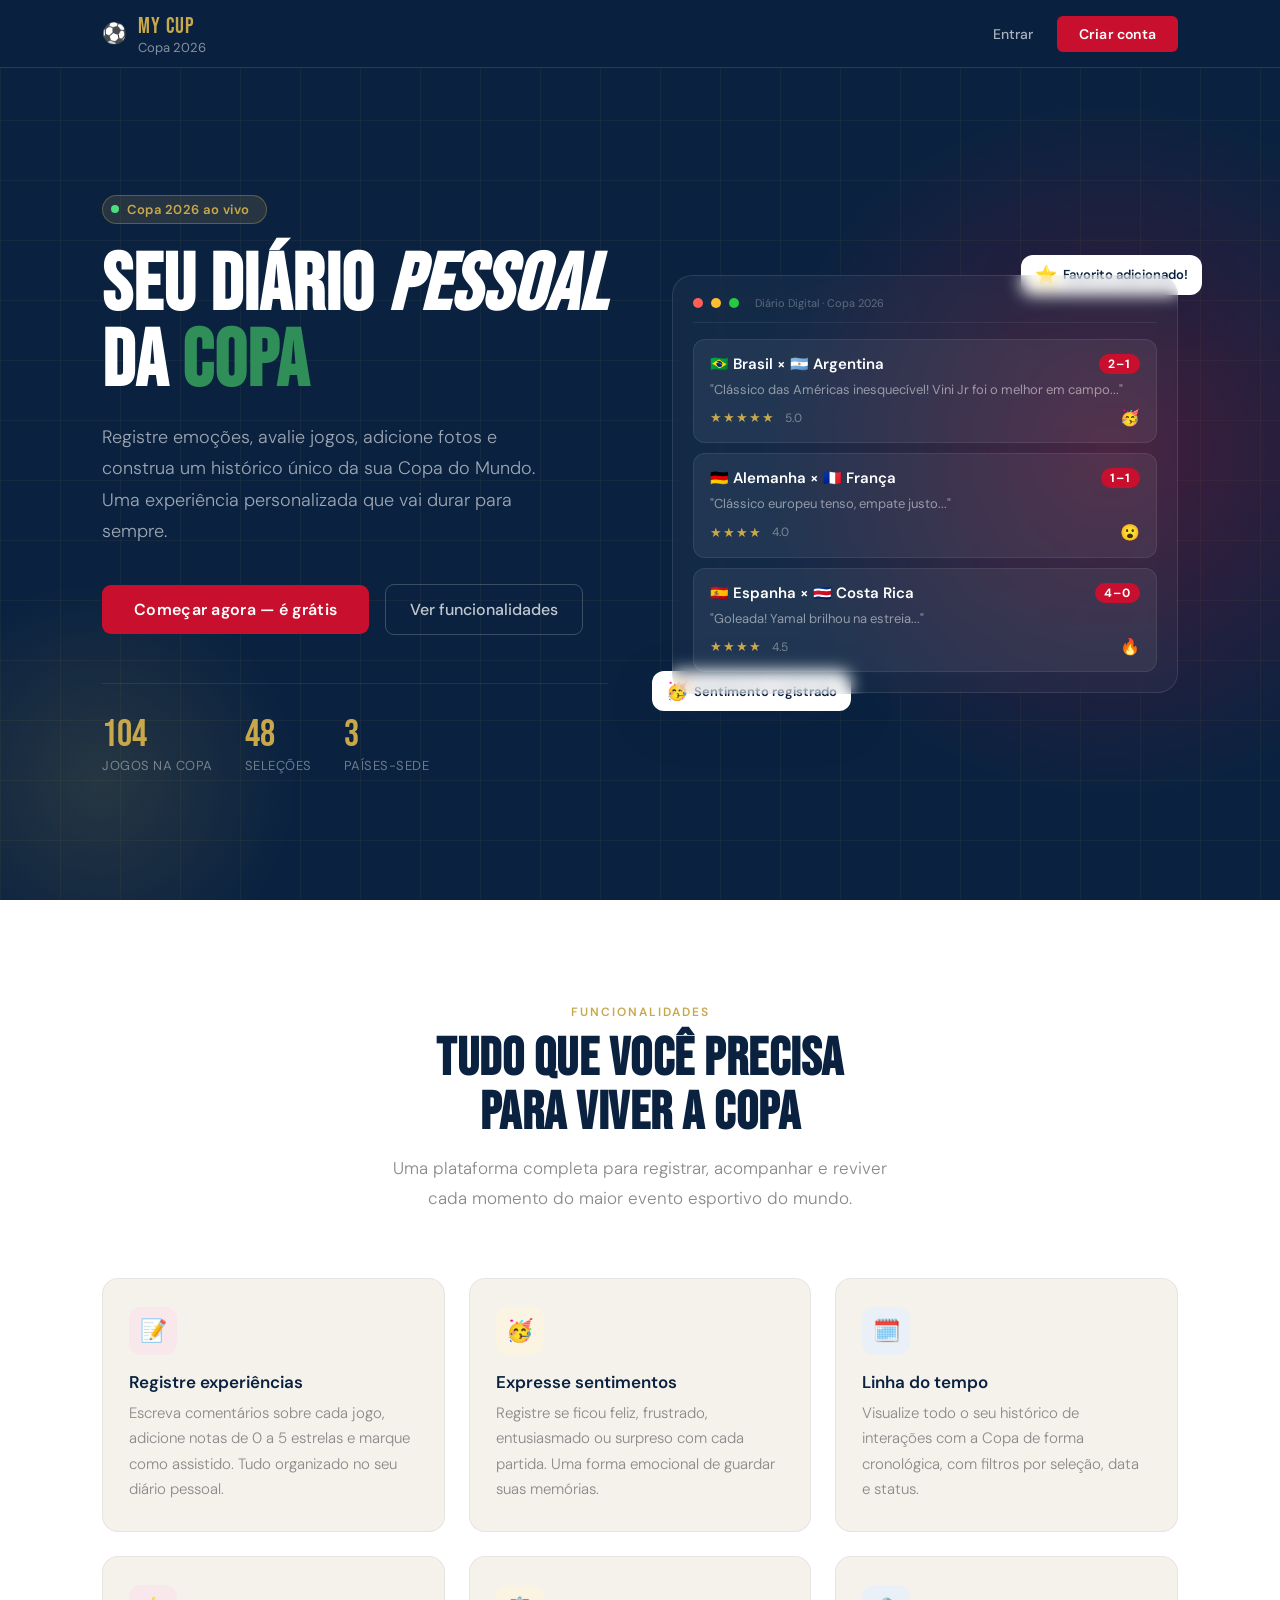
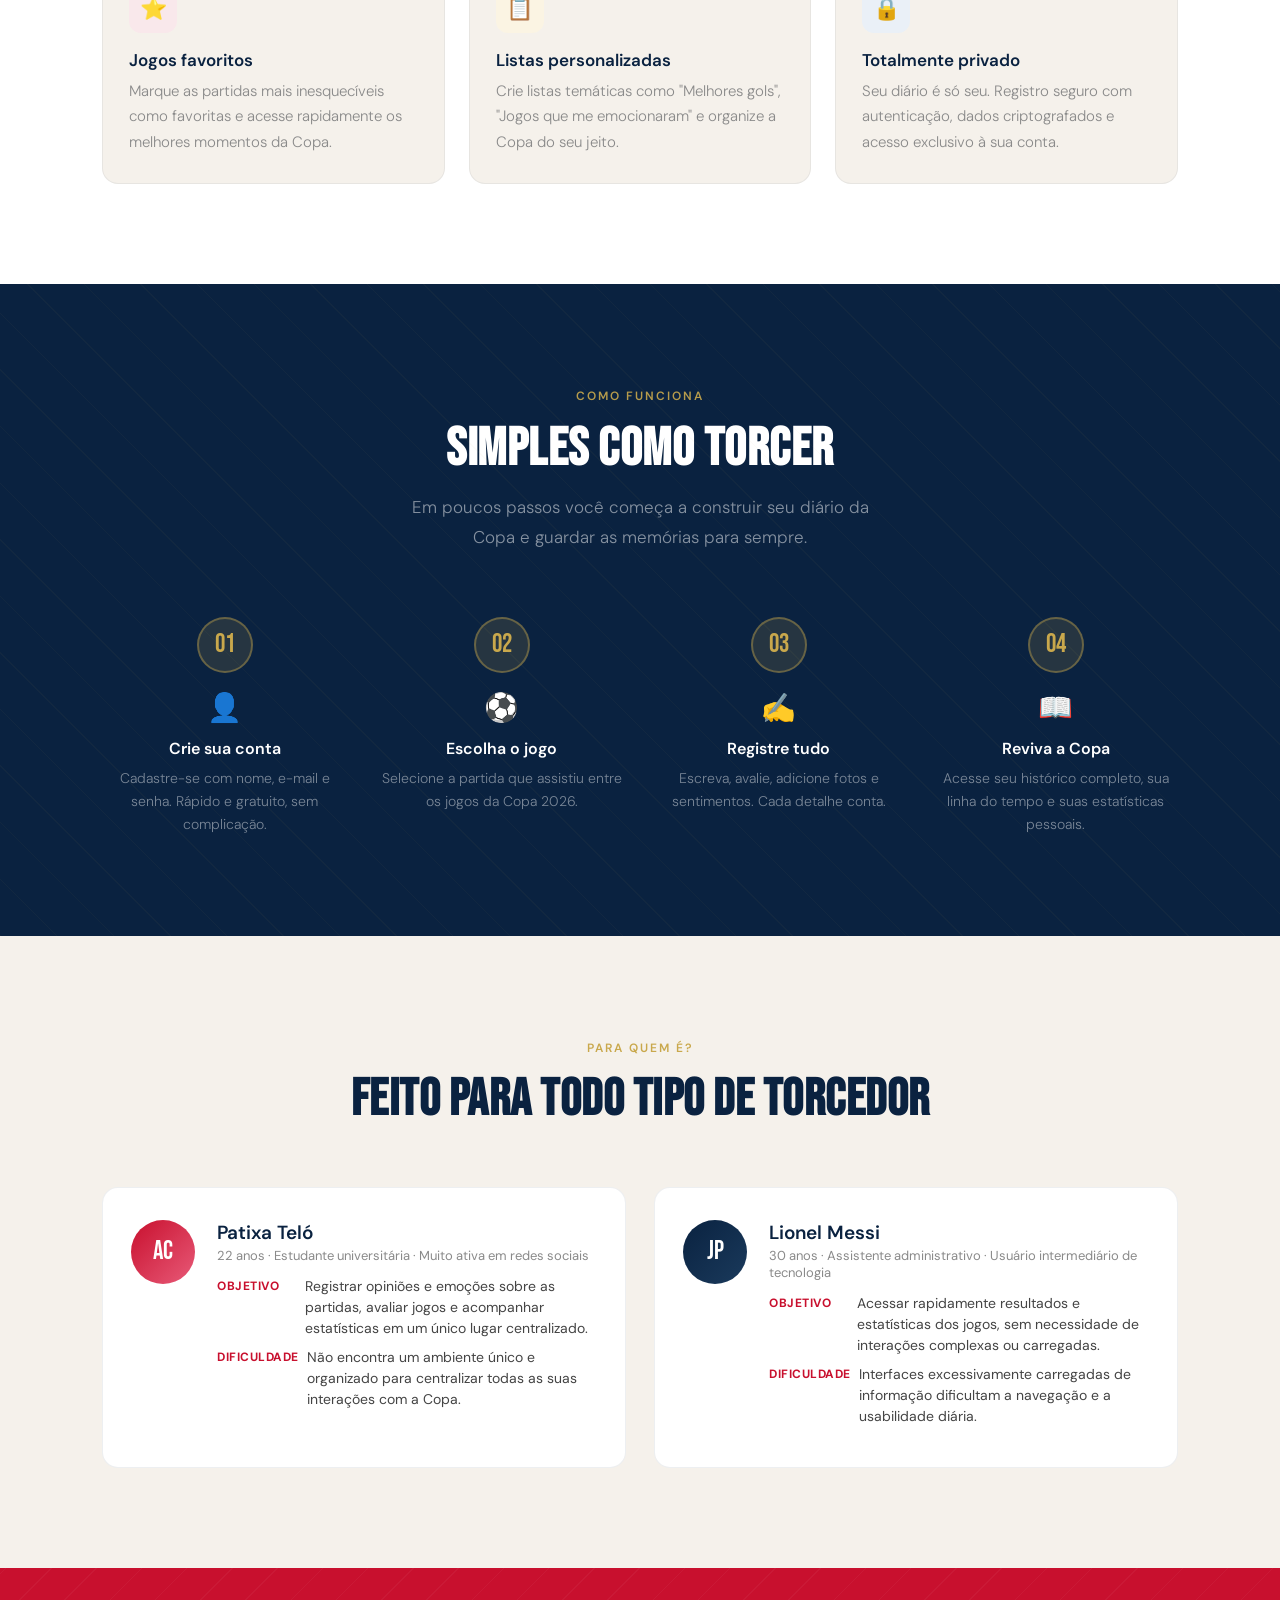
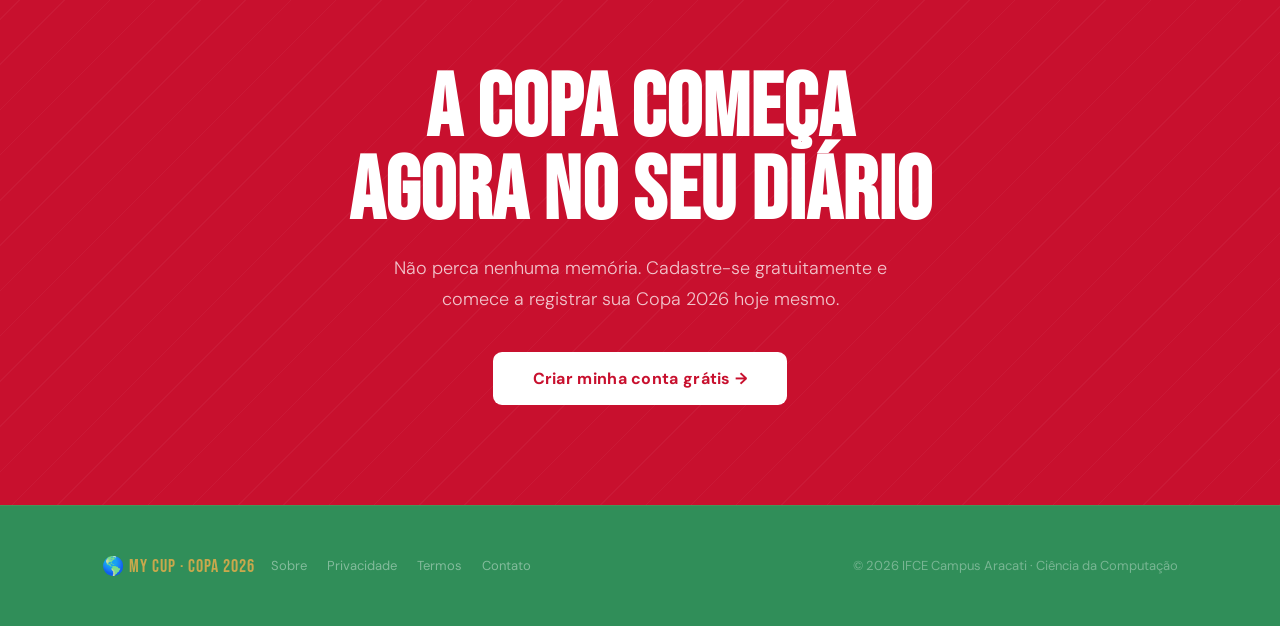
<file: DiarioCopaFront/index.html>
<!DOCTYPE html>
<html lang="pt-BR">
<head>
<meta charset="UTF-8" />
<meta name="viewport" content="width=device-width, initial-scale=1.0" />
<title>My Cup - Diário 2026</title>
<link rel="preconnect" href="https://fonts.googleapis.com" />
<link rel="preconnect" href="https://fonts.gstatic.com" crossorigin />
<link href="https://fonts.googleapis.com/css2?family=Bebas+Neue&family=DM+Sans:ital,wght@0,300;0,400;0,500;0,600;1,400&display=swap" rel="stylesheet" />
<link rel="stylesheet" href="css/landing.css" />
</head>
<body>

<!-- NAV -->
<nav class="landing-nav">
  <div class="container">
    <div class="logo">
      <span class="ball">⚽</span>
      <div>
        MY CUP
        <span class="logo-sub">Copa 2026</span>
      </div>
    </div>
    <div class="nav-links">
      <button class="nav-link" onclick="window.location.href='login.html?tab=login'">Entrar</button>
      <button class="nav-cta" onclick="window.location.href='login.html?tab=register'">Criar conta</button>
    </div>
  </div>
</nav>

<!-- HERO -->
<section class="hero">
  <div class="hero-bg-grid"></div>
  <div class="hero-circle"></div>
  <div class="hero-circle-2"></div>
  <div class="container">
    <div class="hero-inner">
      <div class="hero-left">
        <div class="hero-badge">
          <span class="badge-dot"></span>
          <span class="badge-text">Copa 2026 ao vivo</span>
        </div>
        <h1 class="hero-title">
          Seu diário
          <em>pessoal</em>
          da <span style="color: #308e59;">Copa</span>
        </h1>
        <p class="hero-desc">
          Registre emoções, avalie jogos, adicione fotos e construa um histórico único da sua Copa do Mundo. Uma experiência personalizada que vai durar para sempre.
        </p>
        <div class="hero-actions">
          <button class="btn-hero-primary" onclick="window.location.href='login.html?tab=register'">Começar agora — é grátis</button>
          <button class="btn-hero-ghost" onclick="document.querySelector('#features').scrollIntoView({behavior:'smooth'})">Ver funcionalidades</button>
        </div>
        <div class="hero-stats-row">
          <div class="hero-stat"><div class="num">104</div><div class="lbl">Jogos na Copa</div></div>
          <div class="hero-stat"><div class="num">48</div><div class="lbl">Seleções</div></div>
          <div class="hero-stat"><div class="num">3</div><div class="lbl">Países-sede</div></div>
        </div>
      </div>
      <div class="hero-right">
        <div style="position:relative;">
          <div class="floating-tag tag1">
            <span class="ftag-icon">⭐</span> Favorito adicionado!
          </div>
          <div class="floating-tag tag2">
            <span class="ftag-icon">🥳</span> Sentimento registrado
          </div>
          <div class="hero-mockup">
            <div class="mock-bar">
              <span class="mock-dot" style="background:#ff5f57"></span>
              <span class="mock-dot" style="background:#febc2e"></span>
              <span class="mock-dot" style="background:#28c840"></span>
              <span style="font-size:11px;color:rgba(255,255,255,0.3);margin-left:8px;">Diário Digital · Copa 2026</span>
            </div>
            <div class="mock-card">
              <div class="mc-match">🇧🇷 Brasil × 🇦🇷 Argentina <span class="mc-score">2–1</span></div>
              <div class="mc-text">"Clássico das Américas inesquecível! Vini Jr foi o melhor em campo..."</div>
              <div class="mc-footer">
              <span class="mc-stars">★★★★★</span>
              <span style="font-size:12px;color:rgba(255,255,255,0.4);margin-left:4px;">5.0</span>
                <span class="mc-sent">🥳</span>
              </div>
            </div>
            <div class="mock-card">
              <div class="mc-match">🇩🇪 Alemanha × 🇫🇷 França <span class="mc-score">1–1</span></div>
              <div class="mc-text">"Clássico europeu tenso, empate justo..."</div>
              <div class="mc-footer">
               <span class="mc-stars">★★★★</span>
                <span style="font-size:12px;color:rgba(255,255,255,0.4);margin-left:4px;">4.0</span>
                <span class="mc-sent">😮</span>
              </div>
            </div>
            <div class="mock-card">
              <div class="mc-match">🇪🇸 Espanha × 🇨🇷 Costa Rica <span class="mc-score">4–0</span></div>
              <div class="mc-text">"Goleada! Yamal brilhou na estreia..."</div>
              <div class="mc-footer">
               <span class="mc-stars">★★★★</span>
                <span style="font-size:12px;color:rgba(255,255,255,0.4);margin-left:4px;">4.5</span>
                <span class="mc-sent">🔥</span>
              </div>
            </div>
          </div>
        </div>
      </div>
    </div>
  </div>
</section>

<!-- FEATURES -->
<section class="features" id="features">
  <div class="container">
    <div class="features-header">
      <span class="section-label">Funcionalidades</span>
      <h2 class="features-title">Tudo que você precisa<br>para viver a Copa</h2>
      <p class="features-sub">Uma plataforma completa para registrar, acompanhar e reviver cada momento do maior evento esportivo do mundo.</p>
    </div>
    <div class="features-grid">
      <div class="feat-card">
        <div class="feat-icon red">📝</div>
        <div class="feat-title">Registre experiências</div> 
        <div class="feat-desc">Escreva comentários sobre cada jogo, adicione notas de 0 a 5 estrelas e marque como assistido. Tudo organizado no seu diário pessoal.</div>
      </div>
      <div class="feat-card">
        <div class="feat-icon gold">🥳</div>
        <div class="feat-title">Expresse sentimentos</div>
        <div class="feat-desc">Registre se ficou feliz, frustrado, entusiasmado ou surpreso com cada partida. Uma forma emocional de guardar suas memórias.</div>
      </div>
      <div class="feat-card">
        <div class="feat-icon blue">🗓️</div>
        <div class="feat-title">Linha do tempo</div>
        <div class="feat-desc">Visualize todo o seu histórico de interações com a Copa de forma cronológica, com filtros por seleção, data e status.</div>
      </div>
      <div class="feat-card">
        <div class="feat-icon red">⭐</div>
        <div class="feat-title">Jogos favoritos</div>
        <div class="feat-desc">Marque as partidas mais inesquecíveis como favoritas e acesse rapidamente os melhores momentos da Copa.</div>
      </div>
      <div class="feat-card">
        <div class="feat-icon gold">📋</div>
        <div class="feat-title">Listas personalizadas</div>
        <div class="feat-desc">Crie listas temáticas como "Melhores gols", "Jogos que me emocionaram" e organize a Copa do seu jeito.</div>
      </div>
      <div class="feat-card">
        <div class="feat-icon blue">🔒</div>
        <div class="feat-title">Totalmente privado</div>
        <div class="feat-desc">Seu diário é só seu. Registro seguro com autenticação, dados criptografados e acesso exclusivo à sua conta.</div>
      </div>
    </div>
  </div>
</section>

<!-- COMO FUNCIONA -->
<section class="how" id="how">
  <div class="container">
    <div class="how-header">
      <span class="section-label" style="color:rgba(201,168,76,0.9)">Como funciona</span>
      <h2 class="how-title">Simples como torcer</h2>
      <p class="how-sub">Em poucos passos você começa a construir seu diário da Copa e guardar as memórias para sempre.</p>
    </div>
    <div class="steps">
      <div class="step">
        <div class="step-num">01</div>
        <span class="step-icon">👤</span>
        <div class="step-title">Crie sua conta</div>
        <div class="step-desc">Cadastre-se com nome, e-mail e senha. Rápido e gratuito, sem complicação.</div>
      </div>
      <div class="step">
        <div class="step-num">02</div>
        <span class="step-icon">⚽</span>
        <div class="step-title">Escolha o jogo</div>
        <div class="step-desc">Selecione a partida que assistiu entre os jogos da Copa 2026.</div>
      </div>
      <div class="step">
        <div class="step-num">03</div>
        <span class="step-icon">✍️</span>
        <div class="step-title">Registre tudo</div>
        <div class="step-desc">Escreva, avalie, adicione fotos e sentimentos. Cada detalhe conta.</div>
      </div>
      <div class="step">
        <div class="step-num">04</div>
        <span class="step-icon">📖</span>
        <div class="step-title">Reviva a Copa</div>
        <div class="step-desc">Acesse seu histórico completo, sua linha do tempo e suas estatísticas pessoais.</div>
      </div>
    </div>
  </div>
</section>

<!-- PERSONAS -->
<section class="personas">
  <div class="container">
    <div class="personas-header">
      <span class="section-label">Para quem é?</span>
      <h2 class="personas-title">Feito para todo tipo de torcedor</h2>
    </div>
    <div class="personas-grid">
      <div class="persona-card">
        <div class="persona-avatar p1">AC</div>
        <div class="persona-body">
          <div class="persona-name">Patixa Teló</div>
          <div class="persona-meta">22 anos · Estudante universitária · Muito ativa em redes sociais</div>
          <div class="persona-row">
            <span class="persona-row-lbl">Objetivo</span>
            <span class="persona-row-val">Registrar opiniões e emoções sobre as partidas, avaliar jogos e acompanhar estatísticas em um único lugar centralizado.</span>
          </div>
          <div class="persona-row">
            <span class="persona-row-lbl">Dificuldade</span>
            <span class="persona-row-val">Não encontra um ambiente único e organizado para centralizar todas as suas interações com a Copa.</span>
          </div>
        </div>
      </div>
      <div class="persona-card">
        <div class="persona-avatar p2">JP</div>
        <div class="persona-body">
          <div class="persona-name">Lionel Messi</div>
          <div class="persona-meta">30 anos · Assistente administrativo · Usuário intermediário de tecnologia</div>
          <div class="persona-row">
            <span class="persona-row-lbl">Objetivo</span>
            <span class="persona-row-val">Acessar rapidamente resultados e estatísticas dos jogos, sem necessidade de interações complexas ou carregadas.</span>
          </div>
          <div class="persona-row">
            <span class="persona-row-lbl">Dificuldade</span>
            <span class="persona-row-val">Interfaces excessivamente carregadas de informação dificultam a navegação e a usabilidade diária.</span>
          </div>
        </div>
      </div>
    </div>
  </div>
</section>

<!-- CTA -->
<section class="cta-section">
  <div class="container">
    <h2 class="cta-big">A Copa começa<br>agora no seu diário</h2>
    <p class="cta-sub">Não perca nenhuma memória. Cadastre-se gratuitamente e comece a registrar sua Copa 2026 hoje mesmo.</p>
    <button class="btn-cta-white" onclick="window.location.href='login.html?tab=register'">Criar minha conta grátis →</button>
  </div>
</section>

<!-- FOOTER -->
<footer>
    <div class="container">
        <div class="footer-inner">
            <div class="footer-logo">🌎 MY CUP · COPA 2026</div>

            <div class="footer-links">
                <a class="footer-link" onclick="mostrarSecao('sobre')">Sobre</a>
                <a class="footer-link" onclick="mostrarSecao('privacidade')">Privacidade</a>
                <a class="footer-link" onclick="mostrarSecao('termos')">Termos</a>
                <a class="footer-link" onclick="mostrarSecao('contato')">Contato</a>
            </div>

            <!-- texto aparece aqui -->
            <div id="footer-content" class="footer-content"></div>

            <div class="footer-copy">
                © 2026 IFCE Campus Aracati · Ciência da Computação
            </div>
        </div>
    </div>
</footer>

<script>
function mostrarSecao(secao) {
    const content = document.getElementById("footer-content");

    const textos = {
        sobre: `
            <h3>Sobre</h3>
            <p>
                O Diário Digital é um portal desenvolvido para cobertura da Copa do Mundo de 2026,
                produzido por estudantes do IFCE Campus Aracati.
            </p>
        `,
        privacidade: `
            <h3>Política de Privacidade</h3>
            <p>
                Nenhuma informação pessoal é compartilhada com terceiros sem consentimento.
            </p>
        `,
        termos: `
            <h3>Termos de Uso</h3>
            <p>
                O conteúdo disponibilizado possui caráter informativo e educacional.
            </p>
        `,
        contato: `
            <h3>Contato</h3>
            <p>
                Email: mycupsuporte@gmail.com<br>
                IFCE Campus Aracati
            </p>
        `
    };

    content.innerHTML = textos[secao];
}
</script>

</body>
</html>
</file>
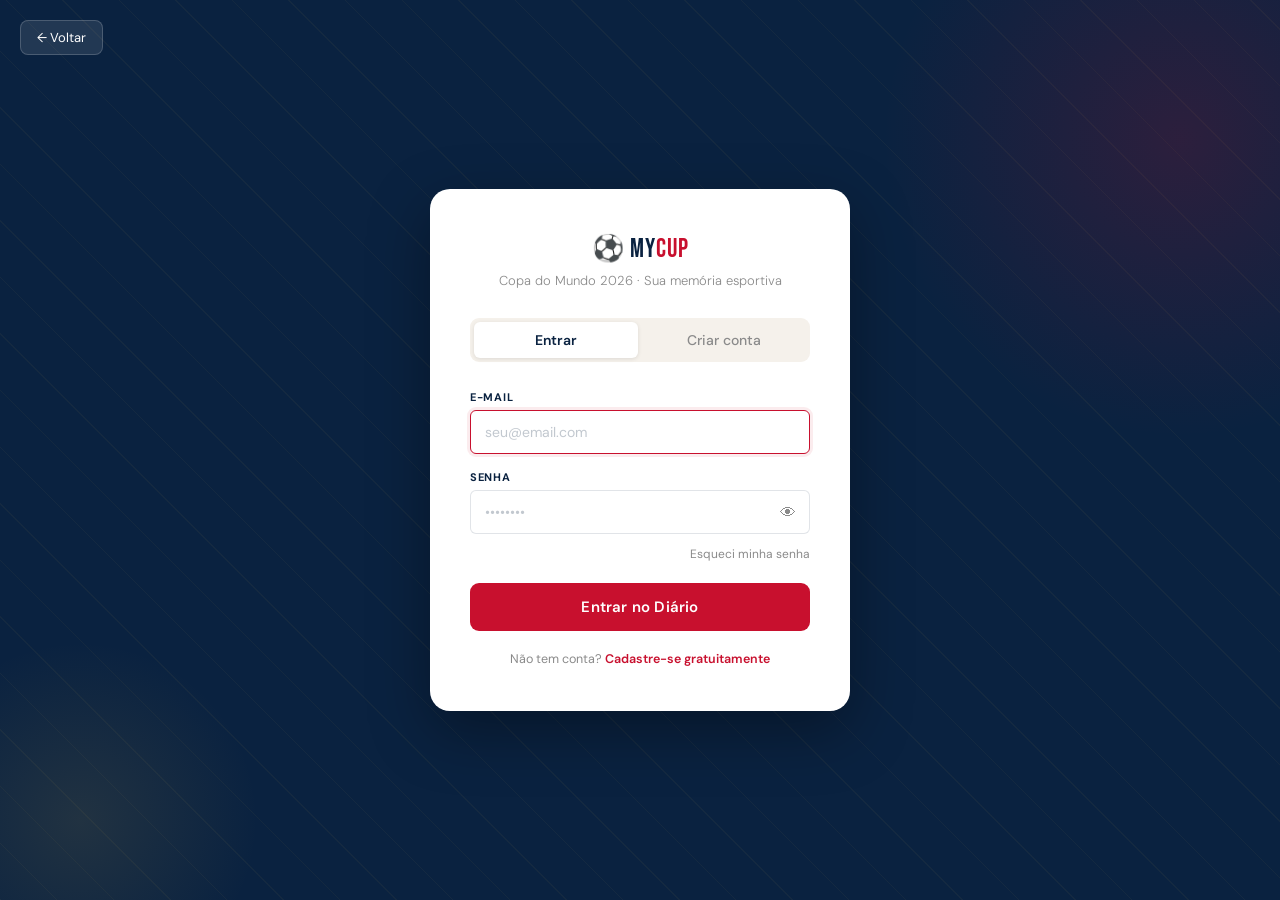
<file: DiarioCopaFront/alterar-senha.html>
<!DOCTYPE html>
<html lang="pt-BR">
<head>
  <meta charset="UTF-8" />
  <meta name="viewport" content="width=device-width, initial-scale=1.0" />
  <title>Alterar Senha — Diário Digital Copa 2026</title>
  <link rel="preconnect" href="https://fonts.googleapis.com" />
  <link rel="preconnect" href="https://fonts.gstatic.com" crossorigin />
  <link href="https://fonts.googleapis.com/css2?family=Bebas+Neue&family=DM+Sans:ital,wght@0,300;0,400;0,500;0,600;1,400&display=swap" rel="stylesheet" />
  <link rel="stylesheet" href="css/auth.css" />
</head>
<body>

  <!-- Botão voltar -->
  <button class="auth-back-btn" onclick="voltarAnterior()">← Voltar</button>

  <div class="auth-page">

    <!-- Decorações de fundo -->
    <div class="auth-circle-1"></div>
    <div class="auth-circle-2"></div>

    <!-- Card central -->
    <div class="auth-card">

      <!-- Logo -->
      <div class="auth-logo">⚽ MY<span class="accent">CUP</span></div>
      <p class="auth-tagline">Copa do Mundo 2026 · Sua memória esportiva</p>

      <!-- Título da página -->
      <div class="change-pw-header">
        <div class="change-pw-icon">🔒</div>
        <h2 class="change-pw-title">Alterar Senha</h2>
        <p class="change-pw-subtitle">Escolha uma nova senha segura para sua conta.</p>
      </div>

      <!-- Formulário de alteração de senha -->
      <form id="form-alterar-senha" class="auth-form" novalidate onsubmit="handleAlterarSenha(event)">

        <div id="alterar-error" class="auth-error" role="alert"></div>
        <div id="alterar-success" class="auth-success" role="status"></div>

        <!-- Senha atual -->
        <div class="auth-fg">
          <label for="senha-atual">Senha Atual</label>
          <div class="input-wrap">
            <input
              type="password"
              id="senha-atual"
              name="senhaAtual"
              placeholder="Sua senha atual"
              autocomplete="current-password"
              required
            />
            <button
              type="button"
              class="toggle-pw"
              aria-label="Mostrar senha atual"
              onclick="togglePassword('senha-atual')"
            >👁</button>
          </div>
        </div>

        <!-- Nova senha -->
        <div class="auth-fg">
          <label for="nova-senha">Nova Senha</label>
          <div class="input-wrap">
            <input
              type="password"
              id="nova-senha"
              name="novaSenha"
              placeholder="Mínimo 8 caracteres"
              autocomplete="new-password"
              required
            />
            <button
              type="button"
              class="toggle-pw"
              aria-label="Mostrar nova senha"
              onclick="togglePassword('nova-senha')"
            >👁</button>
          </div>
        </div>

        <!-- Barra de força da senha -->
        <div class="pw-strength-wrap">
          <div class="pw-strength-bar">
            <div id="pw-strength-fill" class="pw-strength-fill"></div>
          </div>
          <span id="pw-strength-label" class="pw-strength-label"></span>
        </div>

        <!-- Confirmar nova senha -->
        <div class="auth-fg">
          <label for="confirmar-nova-senha">Confirmar Nova Senha</label>
          <div class="input-wrap">
            <input
              type="password"
              id="confirmar-nova-senha"
              name="confirmarNovaSenha"
              placeholder="Repita a nova senha"
              autocomplete="new-password"
              required
            />
            <button
              type="button"
              class="toggle-pw"
              aria-label="Mostrar confirmação"
              onclick="togglePassword('confirmar-nova-senha')"
            >👁</button>
          </div>
        </div>

        <button type="submit" class="btn-auth" id="btn-alterar">Salvar Nova Senha</button>

        <p class="auth-switch">
          <button type="button" onclick="window.location.href='home.html'">Voltar</button>
        </p>

      </form>

    </div><!-- /auth-card -->
  </div><!-- /auth-page -->

  <script src="js/api.js"></script>
  <script src="js/alterar-senha.js"></script>
</body>
</html>
</file>
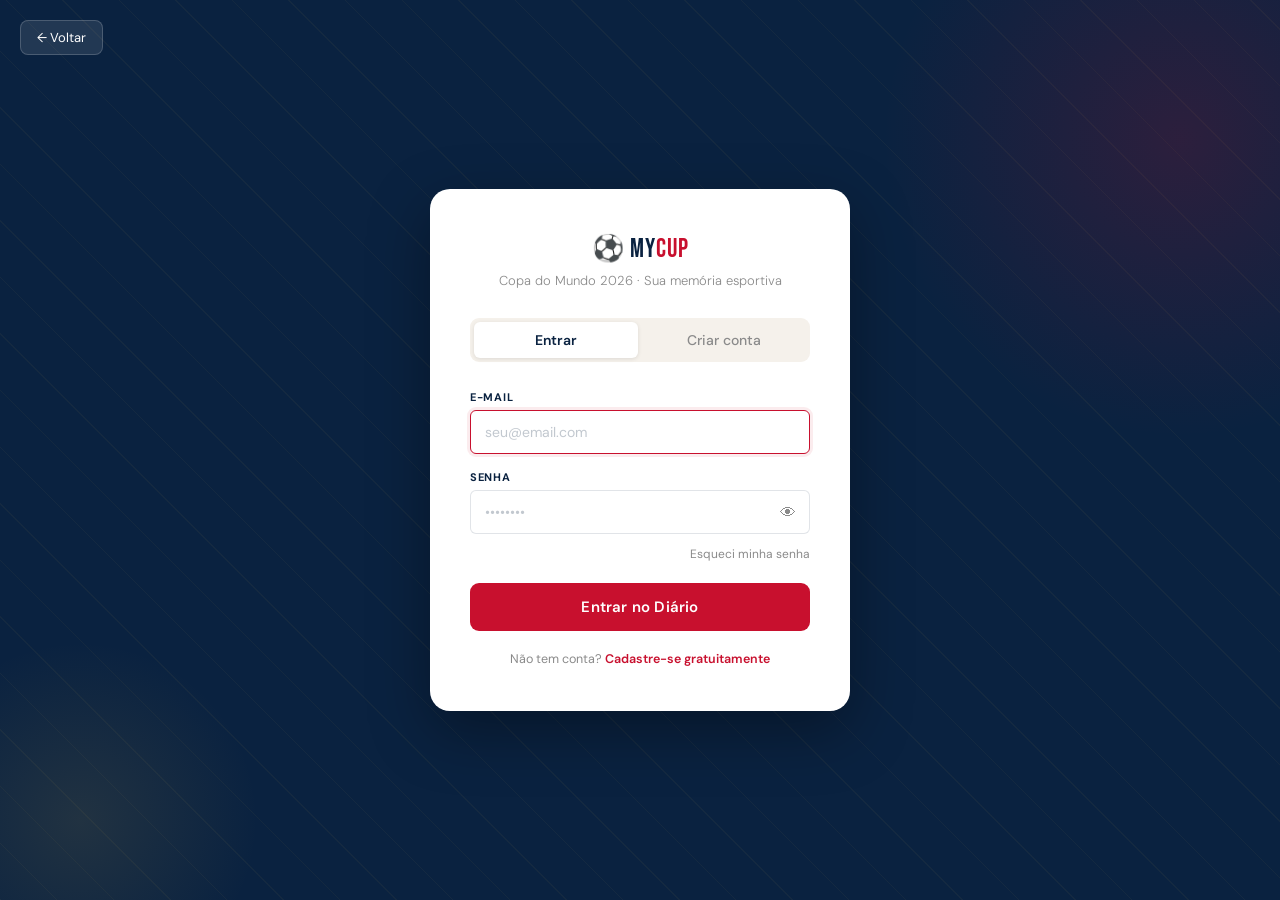
<file: DiarioCopaFront/home.html>
<!DOCTYPE html>
<html lang="pt-BR">
<head>
  <meta charset="UTF-8" />
  <meta name="viewport" content="width=device-width, initial-scale=1.0" />
  <title>My Cup · Seu diário digital!</title>
  <link rel="preconnect" href="https://fonts.googleapis.com" />
  <link rel="preconnect" href="https://fonts.gstatic.com" crossorigin />
  <link href="https://fonts.googleapis.com/css2?family=Bebas+Neue&family=DM+Sans:ital,wght@0,300;0,400;0,500;0,600;1,400&display=swap" rel="stylesheet" />
  <link rel="stylesheet" href="css/home.css" />
</head>
<body>

  <!-- Input oculto de imagem — compartilhado por todos os cards -->
  <input
    type="file"
    id="input-imagem-experiencia"
    accept="image/*"
    style="display:none"
    aria-hidden="true"
  />

  <div class="app-shell">

    <!-- ===== NAV ===== -->
    <nav class="app-nav">
      <div class="app-logo">
        ⚽ MY CUP
        <span class="app-logo-sub">Copa 2026</span>
      </div>
      <div class="app-tabs">
        <button class="app-tab active" onclick="showScreen('home')">Início</button>
        <button class="app-tab" onclick="showScreen('registrar')">Registrar</button>
        <button class="app-tab" onclick="showScreen('timeline')">Linha do Tempo</button>
        <button class="app-tab" onclick="showScreen('listas')">Listas</button>
        <button class="app-tab" onclick="alterarSenha()">Alterar senha</button>
      </div>
      <div class="app-user-bar">
        <div class="app-avatar" id="user-avatar">?</div>
        <a class="back-btn" href="login.html">← Sair</a>
      </div>
    </nav>

    <!-- ===== TELA: INÍCIO (FEED) ===== -->
    <div class="app-screen active" id="screen-home">
      <div class="home-hero-inner">
        <div class="home-hero-bg"></div>
        <div class="home-hero-circle"></div>
        <div class="home-badge">
          <span class="live-dot"></span>
          <span class="badge-lbl">Copa 2026 em andamento</span>
        </div>
        <h1 class="home-title">Olá, <em id="user-name">Torcedor!</em><br>Bem-vindo ao seu Diário!</h1>
        <p class="home-sub">Continue registrando suas memórias da Copa do Mundo 2026!</p>
        <div class="home-stats">
          <div><div class="hs-num" id="stat-jogos">0</div><div class="hs-lbl">Jogos vistos</div></div>
          <div><div class="hs-num" id="stat-nota">—</div><div class="hs-lbl">Nota média</div></div>
          <div><div class="hs-num" id="stat-fav">0</div><div class="hs-lbl">Favoritos</div></div>
          <div><div class="hs-num" id="stat-entradas">0</div><div class="hs-lbl">Entradas</div></div>
        </div>
      </div>
      <div class="app-content">
        <div class="sec-hdr">
          <div class="sec-title">Meu Feed Recente</div>
          <button class="btn-outline-sm" onclick="showScreen('registrar')">+ Nova entrada</button>
        </div>
        <div class="feed-list" id="feed-list">
          <!-- Preenchido por home.js via API -->
          <p class="feed-vazio">Nenhuma experiência registrada ainda.<br>
            <button class="btn-outline-sm" style="margin-top:12px" onclick="showScreen('registrar')">Registrar meu primeiro jogo →</button>
          </p>
        </div>
      </div>
    </div>

    <!-- ===== TELA: REGISTRAR ===== -->
    <div class="app-screen" id="screen-registrar">
      <div class="reg-wrap">
        <div class="sec-hdr" style="margin-bottom:20px">
          <div class="sec-title">Registrar Experiência</div>
        </div>

        <!-- Banner do jogo selecionado (preenchido via API de jogos) -->
        <div class="reg-match-banner">
          <div class="rmb-info">
            <div class="rmb-teams" id="reg-jogo-nome">Selecione um jogo abaixo</div>
            <div class="rmb-meta" id="reg-jogo-meta">—</div>
          </div>
          <div class="rmb-score" id="reg-jogo-placar" style="color:#308e59"></div>
        </div>

        <!-- Seletor de jogo -->
        <div class="fg full" style="margin-bottom:16px">
          <label>Jogo</label>
          <select id="sel-jogo" onchange="selecionarJogo(this)">
            <option value="">Escolha o jogo...</option>
            <option value="1">🇧🇷 Brasil × 🇦🇷 Argentina — 17 Jun</option>
            <option value="2">🇵🇹 Portugal × 🇨🇭 Suíça — 15 Jun</option>
            <option value="3">🇩🇪 Alemanha × 🇫🇷 França — 13 Jun</option>
            <option value="4">🇪🇸 Espanha × 🇨🇷 Costa Rica — 11 Jun</option>
          </select>
        </div>

        <div class="form-grid">
          <div class="fg full">
            <label>Comentário sobre o jogo</label>
            <textarea id="reg-comentario" placeholder="O que você achou desse jogo? Conte sua experiência, impressões, momentos marcantes..."></textarea>
          </div>
          <div class="fg">
            <label>Sua nota (1–5 estrelas)</label>
            <div class="star-picker" id="spicker">
              <button class="spick" onclick="setStars(1)">★</button>
              <button class="spick" onclick="setStars(2)">★</button>
              <button class="spick" onclick="setStars(3)">★</button>
              <button class="spick" onclick="setStars(4)">★</button>
              <button class="spick" onclick="setStars(5)">★</button>
            </div>
          </div>
          <div class="fg">
            <label>Localização</label>
            <input type="text" id="reg-localizacao" placeholder="Bar, casa, praça, estádio..." />
          </div>
          <div class="fg full">
            <label>Sentimento</label>
            <div class="sent-row">
              <button class="sent-opt" onclick="selSent(this)" data-sent="FELIZ">🥳<span class="sl">Feliz</span></button>
              <button class="sent-opt" onclick="selSent(this)" data-sent="IRRITADO">😤<span class="sl">Irritado</span></button>
              <button class="sent-opt" onclick="selSent(this)" data-sent="ANSIOSO">😬<span class="sl">Ansioso</span></button>
              <button class="sent-opt" onclick="selSent(this)" data-sent="EMPOLGADO">🔥<span class="sl">Empolgado</span></button>
              <button class="sent-opt" onclick="selSent(this)" data-sent="ENJOADO">🤮<span class="sl">Enjoado</span></button>
              <button class="sent-opt" onclick="selSent(this)" data-sent="NOSTALGICO">🥹<span class="sl">Nostálgico</span></button>
              <button class="sent-opt" onclick="selSent(this)" data-sent="ORGULHOSO">💪<span class="sl">Orgulhoso</span></button>
              <button class="sent-opt" onclick="selSent(this)" data-sent="TRISTE">😢<span class="sl">Triste</span></button>
              <button class="sent-opt" onclick="selSent(this)" data-sent="CONFIANTE">😎<span class="sl">Confiante</span></button>
              <button class="sent-opt" onclick="selSent(this)" data-sent="ALIVIADO">😮‍💨<span class="sl">Aliviado</span></button>
            </div>
          </div>
          <div class="fg full">
            <label>Opções</label>
            <div class="check-row">
              <label class="check-item">
                <input type="checkbox" id="reg-assistido" checked />
                <span>✅ Marcar como assistido</span>
              </label>
              <label class="check-item">
                <input type="checkbox" id="reg-favorito" />
                <span>⭐ Adicionar aos favoritos</span>
              </label>
            </div>
          </div>
          <div class="fg full">
            <label>Imagem (opcional)</label>
            <div class="img-upload-area" id="reg-img-area" onclick="document.getElementById('reg-input-imagem').click()">
              <span class="img-upload-icon">📷</span>
              <span class="img-upload-txt" id="reg-img-txt">Clique para adicionar uma foto</span>
              <img id="reg-img-preview" class="img-upload-preview" style="display:none" alt="Prévia da imagem" />
            </div>
            <input type="file" id="reg-input-imagem" accept="image/*" style="display:none" onchange="previewRegImagem(this)" />
          </div>
          <div class="fg full">
            <div id="reg-erro" class="reg-erro" style="display:none"></div>
            <button class="btn-primary-full" onclick="salvarExperiencia()">Publicar no meu diário →</button>
          </div>
        </div>
      </div>
    </div>

    <!-- ===== TELA: LINHA DO TEMPO ===== -->
    <div class="app-screen" id="screen-timeline">
      <div class="tl-wrap">
        <div class="sec-hdr" style="margin-bottom:16px">
          <div class="sec-title">Linha do Tempo</div>
        </div>
        <div class="filter-chips">
          <button class="fchip active" onclick="selChip(this, '')">Todos</button>
          <button class="fchip" onclick="selChip(this, 'favorito')">⭐ Favoritos</button>
          <button class="fchip" onclick="selChip(this, 'assistido')">✅ Assistidos</button>
        </div>
        <div class="timeline" id="timeline-list">
          <p class="feed-vazio">Nenhuma entrada na linha do tempo ainda.</p>
        </div>
      </div>
    </div>

    <!-- ===== TELA: LISTAS ===== -->
    <div class="app-screen" id="screen-listas">
      <div class="lists-wrap">
        <div class="sec-hdr" style="margin-bottom:20px">
          <div class="sec-title">Minhas Listas</div>
          <button class="btn-create-list" onclick="abrirFormLista()">+ Criar nova lista</button>
        </div>

        <!-- Formulário inline de criação -->
        <div id="form-criar-lista" class="lista-form-card hidden">
          <div class="lfcard-title">Nova lista</div>
          <div class="lfcard-row">
            <div class="fg" style="flex:1">
              <label>Título</label>
              <input id="lf-titulo" type="text" maxlength="50" placeholder="Ex: Jogos do Brasil" />
            </div>
            <div class="fg" style="flex:2">
              <label>Descrição</label>
              <input id="lf-desc" type="text" maxlength="200" placeholder="Breve descrição..." />
            </div>
          </div>
          <p id="lf-erro" class="reg-erro" style="display:none"></p>
          <div class="lfcard-btns">
            <button class="btn-primary-sm" onclick="salvarNovaLista()">Salvar</button>
            <button class="btn-outline-sm" onclick="fecharFormLista()">Cancelar</button>
          </div>
        </div>

        <div class="lists-grid" id="lists-grid"></div>
        <p id="listas-empty" class="feed-vazio" style="display:none">Você ainda não criou nenhuma lista.</p>
      </div>
    </div>

  </div><!-- /app-shell -->

  <!-- ===== NAVBAR MOBILE (bottom) ===== -->
  <nav class="mobile-nav" id="mobile-nav">
    <button class="mobile-nav-item active" id="mnav-home" onclick="showScreen('home'); setMobileNav('home')">
      <span class="mnav-icon">🏠</span>
      <span class="mnav-label">Início</span>
    </button>
    <button class="mobile-nav-item" id="mnav-registrar" onclick="showScreen('registrar'); setMobileNav('registrar')">
      <span class="mnav-icon">✏️</span>
      <span class="mnav-label">Registrar</span>
    </button>
    <button class="mobile-nav-item" id="mnav-timeline" onclick="showScreen('timeline'); setMobileNav('timeline')">
      <span class="mnav-icon">🗓️</span>
      <span class="mnav-label">Timeline</span>
    </button>
    <button class="mobile-nav-item" id="mnav-listas" onclick="showScreen('listas'); setMobileNav('listas')">
      <span class="mnav-icon">📋</span>
      <span class="mnav-label">Listas</span>
    </button>
    <button class="mobile-nav-item" id="mnav-senha" onclick="alterarSenha()">
      <span class="mnav-icon">🔑</span>
      <span class="mnav-label">Senha</span>
    </button>
  </nav>

  <!-- ===== MODAL EDITAR EXPERIÊNCIA ===== -->
  <div id="modal-editar-exp" class="lista-modal" style="display:none">
    <div class="lista-modal-box" style="touch-action: pan-y;">
      <div class="lm-head">
        <span class="lm-title">Editar Experiência</span>
        <button class="lm-close" onclick="fecharModalEditarExp()">✕</button>
      </div>
      <p id="edit-exp-titulo" style="font-size:13px;color:var(--gray);margin:16px 0;font-weight:600;padding:0 2px"></p>

      <div class="form-grid" style="gap:14px;padding:0 2px 8px">
        <div class="fg full">
          <label>Comentário</label>
          <textarea id="edit-comentario" placeholder="Atualize seu comentário sobre o jogo..."></textarea>
        </div>
        <div class="fg">
          <label>Nota</label>
          <div class="star-picker" id="edit-spicker">
            <button class="spick" onclick="setEditStars(1)">★</button>
            <button class="spick" onclick="setEditStars(2)">★</button>
            <button class="spick" onclick="setEditStars(3)">★</button>
            <button class="spick" onclick="setEditStars(4)">★</button>
            <button class="spick" onclick="setEditStars(5)">★</button>
          </div>
        </div>
        <div class="fg">
          <label>Localização</label>
          <input type="text" id="edit-localizacao" placeholder="Bar, casa, praça, estádio..." />
        </div>
        <div class="fg full">
          <label>Sentimento</label>
          <div class="sent-row">
            <button class="sent-opt" onclick="selEditSent(this)" data-sent="FELIZ">🥳<span class="sl">Feliz</span></button>
            <button class="sent-opt" onclick="selEditSent(this)" data-sent="IRRITADO">😤<span class="sl">Irritado</span></button>
            <button class="sent-opt" onclick="selEditSent(this)" data-sent="ANSIOSO">😬<span class="sl">Ansioso</span></button>
            <button class="sent-opt" onclick="selEditSent(this)" data-sent="EMPOLGADO">🔥<span class="sl">Empolgado</span></button>
            <button class="sent-opt" onclick="selEditSent(this)" data-sent="ENJOADO">😴<span class="sl">Enjoado</span></button>
            <button class="sent-opt" onclick="selEditSent(this)" data-sent="NOSTALGICO">🥹<span class="sl">Nostálgico</span></button>
            <button class="sent-opt" onclick="selEditSent(this)" data-sent="ORGULHOSO">💪<span class="sl">Orgulhoso</span></button>
            <button class="sent-opt" onclick="selEditSent(this)" data-sent="TRISTE">😢<span class="sl">Triste</span></button>
            <button class="sent-opt" onclick="selEditSent(this)" data-sent="CONFIANTE">😎<span class="sl">Confiante</span></button>
            <button class="sent-opt" onclick="selEditSent(this)" data-sent="ALIVIADO">😮‍💨<span class="sl">Aliviado</span></button>
          </div>
        </div>
        <div class="fg full">
          <p id="edit-erro" class="reg-erro" style="display:none"></p>
          <div class="lfcard-btns">
            <button class="btn-primary-sm" id="edit-btn-salvar" onclick="salvarEdicaoExp()">Salvar alterações</button>
            <button class="btn-outline-sm" onclick="fecharModalEditarExp()">Cancelar</button>
          </div>
        </div>
      </div>
    </div>
  </div>

  <!-- ===== MODAL DE LISTA ===== -->
  <div id="modal-lista" class="lista-modal" style="display:none">
    <div class="lista-modal-box">
      <div class="lm-head">
        <span class="lm-title" id="lm-titulo"></span>
        <button class="lm-close" onclick="fecharModalLista()">✕</button>
      </div>
      <div class="lm-add-row">
        <select id="lm-sel-jogo">
          <option value="">Selecione um jogo para adicionar...</option>
        </select>
        <button class="btn-primary-sm" onclick="adicionarJogoLista()">Adicionar</button>
      </div>
      <p id="lm-erro" class="reg-erro" style="display:none"></p>
      <div id="lm-jogos" class="lm-jogos-lista"></div>
      <p id="lm-empty" class="feed-vazio" style="display:none">Nenhum jogo nessa lista ainda.</p>
    </div>
  </div>

  <script src="js/auth.js"></script>
  <script src="js/api.js"></script>
  <script src="js/home.js"></script>
</body>
</html>
</file>
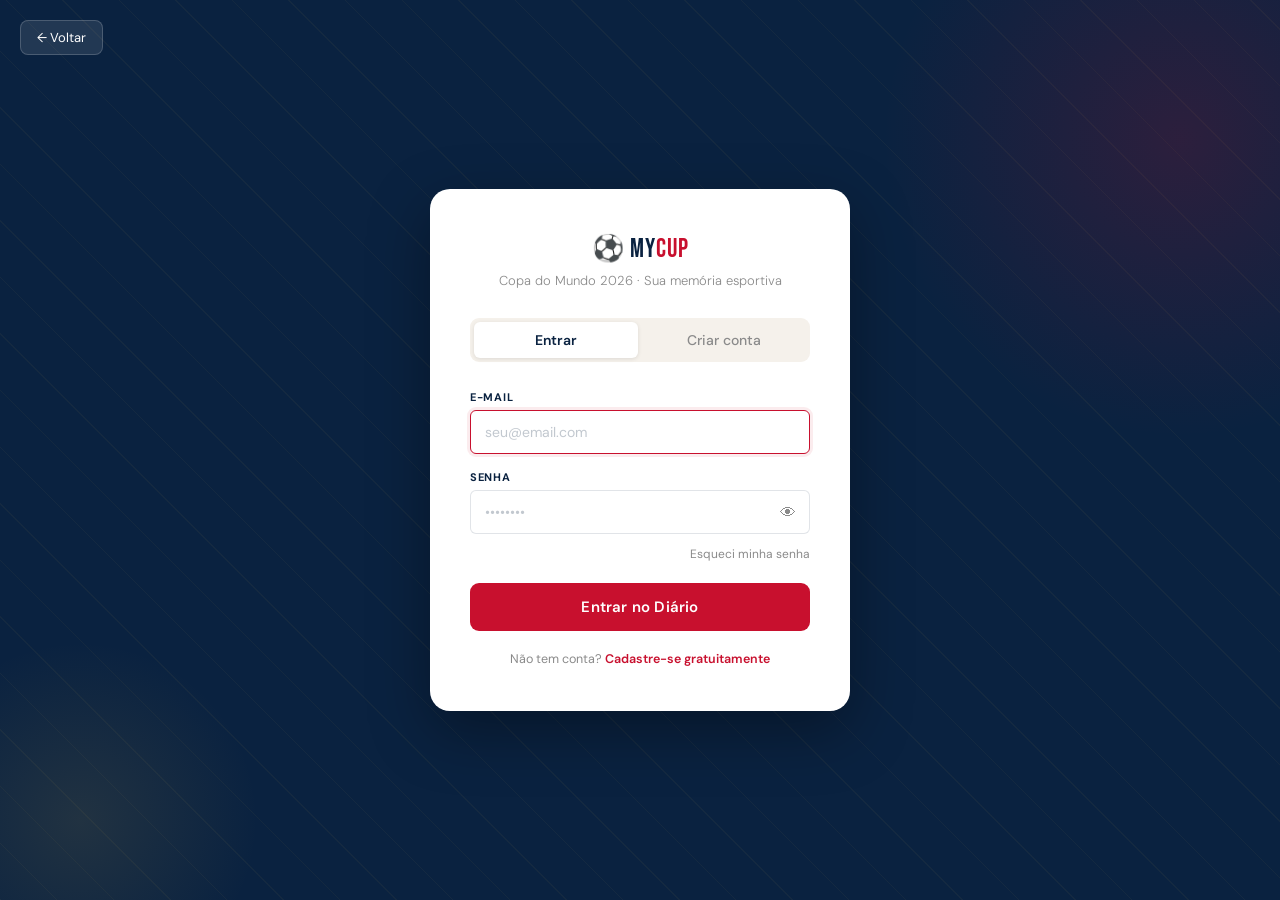
<file: DiarioCopaFront/login.html>
<!DOCTYPE html>
<html lang="pt-BR">
<head>
  <meta charset="UTF-8" />
  <meta name="viewport" content="width=device-width, initial-scale=1.0" />
  <title>Entrar — Diário Digital Copa 2026</title>
  <link rel="preconnect" href="https://fonts.googleapis.com" />
  <link rel="preconnect" href="https://fonts.gstatic.com" crossorigin />
  <link href="https://fonts.googleapis.com/css2?family=Bebas+Neue&family=DM+Sans:ital,wght@0,300;0,400;0,500;0,600;1,400&display=swap" rel="stylesheet" />
  <!-- Auth CSS (separado, na pasta css/) -->
  <link rel="stylesheet" href="css/auth.css" />
</head>
<body>

  <!-- Botão voltar para a landing -->
  <button class="auth-back-btn" onclick="window.location.href='index.html'">← Voltar</button>

  <div class="auth-page">

    <!-- Decorações de fundo -->
    <div class="auth-circle-1"></div>
    <div class="auth-circle-2"></div>

    <!-- Card central -->
    <div class="auth-card">

      <!-- Logo -->
      <div class="auth-logo">⚽ MY<span class="accent">CUP</span></div>
      <p class="auth-tagline">Copa do Mundo 2026 · Sua memória esportiva</p>

      <!-- Tabs de navegação login ↔ cadastro -->
      <div class="auth-tabs" role="tablist">
        <button
          class="auth-tab active"
          id="tab-login"
          role="tab"
          aria-selected="true"
          aria-controls="form-login"
          onclick="switchTab('login')"
        >Entrar</button>
        <button
          class="auth-tab"
          id="tab-register"
          role="tab"
          aria-selected="false"
          aria-controls="form-register"
          onclick="switchTab('register')"
        >Criar conta</button>
      </div>

      <!-- ---- FORMULÁRIO DE LOGIN ---- -->
      <form id="form-login" class="auth-form" novalidate onsubmit="handleLogin(event)">

        <div id="login-error" class="auth-error" role="alert"></div>
        <div id="login-success" class="auth-success" role="status"></div>

        <div class="auth-fg">
          <label for="login-email">E-mail</label>
          <input
            type="email"
            id="login-email"
            name="email"
            placeholder="seu@email.com"
            autocomplete="email"
            required
          />
        </div>

        <div class="auth-fg">
          <label for="login-password">Senha</label>
          <div class="input-wrap">
            <input
              type="password"
              id="login-password"
              name="password"
              placeholder="••••••••"
              autocomplete="current-password"
              required
            />
            <button
              type="button"
              class="toggle-pw"
              aria-label="Mostrar senha"
              onclick="togglePassword('login-password')"
            >👁</button>
          </div>
        </div>

        <div class="auth-forgot">
          <a href="#" onclick="handleForgotPassword(event)">Esqueci minha senha</a>
        </div>

        <button type="submit" class="btn-auth" id="btn-login">Entrar no Diário</button>

        <p class="auth-switch">
          Não tem conta?
          <button type="button" onclick="switchTab('register')">Cadastre-se gratuitamente</button>
        </p>

      </form>

      <!-- ---- FORMULÁRIO DE CADASTRO ---- -->
      <form id="form-register" class="auth-form hidden" novalidate onsubmit="handleRegister(event)">

        <div id="register-error" class="auth-error" role="alert"></div>
        <div id="register-success" class="auth-success" role="status"></div>

        <div class="auth-fg">
          <label for="reg-name">Nome completo</label>
          <input
            type="text"
            id="reg-name"
            name="name"
            placeholder="Seu nome"
            autocomplete="name"
            required
          />
        </div>

        <div class="auth-fg">
          <label for="reg-email">E-mail</label>
          <input
            type="email"
            id="reg-email"
            name="email"
            placeholder="seu@email.com"
            autocomplete="email"
            required
          />
        </div>

        <div class="fields-row">

          <div class="auth-fg">
            <label for="reg-password">Senha</label>
            <div class="input-wrap">
              <input
                type="password"
                id="reg-password"
                name="password"
                placeholder="Mínimo 8 caracteres"
                autocomplete="new-password"
                required
              />
              <button
                type="button"
                class="toggle-pw"
                aria-label="Mostrar senha"
                onclick="togglePassword('reg-password')"
              >👁</button>
            </div>
          </div>

          <div class="auth-fg">
            <label for="reg-confirm">Confirmar senha</label>
            <div class="input-wrap">
              <input
                type="password"
                id="reg-confirm"
                name="confirm"
                placeholder="Repita a senha"
                autocomplete="new-password"
                required
              />
              <button
                type="button"
                class="toggle-pw"
                aria-label="Mostrar confirmação"
                onclick="togglePassword('reg-confirm')"
              >👁</button>
            </div>
          </div>

        </div>

        <button type="submit" class="btn-auth" id="btn-register">Criar minha conta</button>

        <p class="auth-terms">
          Ao criar uma conta, você concorda com os
          <a href="#" onclick="mostrarInfo('termos'); return false;">Termos de Uso</a>
          e a
          <a href="#" onclick="mostrarInfo('privacidade'); return false;">Política de Privacidade</a>.
        </p>
        <div id="info-box" class="info-box"></div>

        <script>
        function mostrarInfo(tipo) {
          const box = document.getElementById("info-box");

          if (tipo === "termos") {
            box.innerHTML = `
              <h3>Termos de Uso</h3>
              <p>
                Este sistema é destinado ao gerenciamento da Copa 2026.
                O usuário concorda em utilizar a plataforma de forma adequada.
              </p>
           `;
         }

          if (tipo === "privacidade") {
            box.innerHTML = `
              <h3>Política de Privacidade</h3>
              <p>
                Os dados cadastrados são utilizados apenas para autenticação
                e funcionamento do sistema.
              </p>
            `;
          }
}
</script>

        <p class="auth-switch">
          Já tem conta?
          <button type="button" onclick="switchTab('login')">Entrar</button>
        </p>

      </form>

    </div><!-- /auth-card -->
  </div><!-- /auth-page -->

  <!-- api.js deve vir antes do auth.js -->
  <script src="js/api.js"></script>
  <script src="js/auth.js"></script>
</body>
</html>
</file>
<file: DiarioCopaFront/css/landing.css>
/* ========== RESET & VARIABLES ========== */
*, *::before, *::after { box-sizing: border-box; margin: 0; padding: 0; }
:root {
  --red:    #C8102E;
  --red-dk: #A00D23;
  --red-lt: #F9E8EB;
  --blue:   #0A2240;
  --blue-md:#1A3A5C;
  --blue-lt:#EAF0F7;
  --gold:   #C9A84C;
  --gold-lt:#FBF4E3;
  --cream:  #F5F1EB;
  --white:  #FFFFFF;
  --gray:   #8A8A8A;
  --gray-lt:#F0EFE9;
  --text:   #1A1A1A;
  --radius: 16px;
  --radius-sm: 9px;
  --radius-xs: 6px;
  --shadow: 0 4px 24px rgba(10,34,64,0.10);
  --shadow-lg: 0 12px 48px rgba(10,34,64,0.16);
  --transition: 0.25s cubic-bezier(0.4,0,0.2,1);
  --font-display: 'Bebas Neue', sans-serif;
  --font-body: 'DM Sans', sans-serif;
}
html { scroll-behavior: smooth; }
body { font-family: var(--font-body); background: var(--cream); color: var(--text); overflow-x: hidden; font-size: 16px; } /* era sem font-size definido */
img { display: block; max-width: 100%; }
button { cursor: pointer; font-family: var(--font-body); }
a { text-decoration: none; color: inherit; }

/* ========== UTILITY ========== */
.container { max-width: 1140px; margin: 0 auto; padding: 0 32px; }
.section-label {
  display: inline-block;
  font-size: 12px; font-weight: 600; letter-spacing: 2px; text-transform: uppercase; /* era 11px */
  color: var(--gold); margin-bottom: 12px;
}

/* ========== SCROLLBAR ========== */
::-webkit-scrollbar { width: 6px; }
::-webkit-scrollbar-track { background: var(--cream); }
::-webkit-scrollbar-thumb { background: var(--gold); border-radius: 4px; }

/* ---- NAV ---- */
.landing-nav {
  position: fixed; top: 0; left: 0; right: 0; z-index: 100;
  background: rgba(10,34,64,0.96);
  backdrop-filter: blur(12px);
  border-bottom: 1px solid rgba(201,168,76,0.2);
  height: 68px;
  display: flex; align-items: center;
}
.landing-nav .container {
  display: flex; align-items: center; justify-content: space-between; width: 100%;
}
.logo {
  font-family: var(--font-display);
  font-size: 22px; letter-spacing: 1px; color: var(--gold);
  display: flex; align-items: center; gap: 10px;
}
.logo .ball { font-size: 20px; }
.logo-sub {
  font-family: var(--font-body);
  font-size: 13px; font-weight: 400; color: rgba(255,255,255,0.5);
  letter-spacing: 0; margin-top: 1px; display: block; line-height: 1;
}
.nav-links { display: flex; align-items: center; gap: 8px; }
.nav-link {
  font-size: 14px; font-weight: 500; color: rgba(255,255,255,0.65); 
  padding: 7px 16px; border-radius: var(--radius-xs); border: none; background: none;
  transition: var(--transition);
}
.nav-link:hover { color: white; background: rgba(255,255,255,0.07); }
.nav-cta {
  background: var(--red); color: white; font-size: 14px; font-weight: 600;
  padding: 9px 22px; border-radius: var(--radius-xs); border: none;
  transition: var(--transition); letter-spacing: 0.2px;
}
.nav-cta:hover { background: var(--red-dk); transform: translateY(-1px); }

/* ---- HERO ---- */
.hero {
  background: var(--blue);
  min-height: 100vh;
  display: flex; align-items: center;
  position: relative; overflow: hidden;
  padding-top: 68px;
}
.hero-bg-grid {
  position: absolute; inset: 0; pointer-events: none;
  background-image:
    linear-gradient(rgba(201,168,76,0.06) 1px, transparent 1px),
    linear-gradient(90deg, rgba(201,168,76,0.06) 1px, transparent 1px);
  background-size: 60px 60px;
}
.hero-circle {
  position: absolute; border-radius: 50%;
  background: radial-gradient(circle, rgba(200,16,46,0.3) 0%, transparent 70%);
  width: 700px; height: 700px;
  right: -180px; top: 50%; transform: translateY(-50%);
  pointer-events: none;
}
.hero-circle-2 {
  position: absolute; border-radius: 50%;
  background: radial-gradient(circle, rgba(201,168,76,0.15) 0%, transparent 70%);
  width: 400px; height: 400px;
  left: -100px; bottom: -80px;
  pointer-events: none;
}
.hero-inner {
  position: relative; z-index: 2;
  display: grid; grid-template-columns: 1fr 1fr; gap: 64px; align-items: center;
}
.hero-badge {
  display: inline-flex; align-items: center; gap: 8px;
  background: rgba(201,168,76,0.15); border: 1px solid rgba(201,168,76,0.35);
  border-radius: 40px; padding: 5px 16px 5px 8px; margin-bottom: 24px;
}
.badge-dot {
  width: 8px; height: 8px; border-radius: 50%; background: #4ade80;
  animation: pulse-badge 1.6s ease-in-out infinite;
}
@keyframes pulse-badge {
  0%, 100% { opacity: 1; box-shadow: 0 0 0 0 rgba(74,222,128,0.4); }
  50% { opacity: 0.7; box-shadow: 0 0 0 5px rgba(74,222,128,0); }
}
.badge-text { font-size: 13px; font-weight: 600; color: var(--gold); letter-spacing: 0.5px; } /* era 12px */
.hero-title {
  font-family: var(--font-display);
  font-size: clamp(52px, 7vw, 80px);
  color: white; line-height: 0.95;
  letter-spacing: 1px; margin-bottom: 22px;
}
.hero-title .accent { color: var(--gold); display: block; }
.hero-title .accent-red { color: var(--red); }
.hero-desc {
  font-size: 18px; color: rgba(255,255,255,0.6); line-height: 1.75; 
  max-width: 460px; margin-bottom: 36px; font-weight: 300;
}
.hero-actions { display: flex; align-items: center; gap: 16px; flex-wrap: wrap; }
.btn-hero-primary {
  background: var(--red); color: white;
  font-size: 16px; font-weight: 600; padding: 14px 32px; 
  border: none; border-radius: var(--radius-sm); transition: var(--transition);
  letter-spacing: 0.3px;
}
.btn-hero-primary:hover { background: var(--red-dk); transform: translateY(-2px); box-shadow: 0 8px 24px rgba(200,16,46,0.4); }
.btn-hero-ghost {
  background: none; color: rgba(255,255,255,0.75);
  font-size: 16px; font-weight: 500; padding: 14px 24px; /* era 15px */
  border: 1.5px solid rgba(255,255,255,0.2); border-radius: var(--radius-sm); transition: var(--transition);
}
.btn-hero-ghost:hover { border-color: rgba(255,255,255,0.5); color: white; }
.hero-stats-row {
  display: flex; gap: 32px; margin-top: 48px; padding-top: 32px;
  border-top: 1px solid rgba(255,255,255,0.08);
}
.hero-stat .num { font-family: var(--font-display); font-size: 38px; color: var(--gold); line-height: 1; }
.hero-stat .lbl { font-size: 13px; color: rgba(255,255,255,0.4); margin-top: 3px; text-transform: uppercase; letter-spacing: 0.5px; } /* era 12px */

/* hero right — mockup cards */
.hero-right { position: relative; }
.hero-mockup {
  background: rgba(255,255,255,0.04); border: 1px solid rgba(255,255,255,0.1);
  border-radius: 20px; padding: 20px; backdrop-filter: blur(8px);
  animation: float 4s ease-in-out infinite;
}
@keyframes float { 0%, 100% { transform: translateY(0); } 50% { transform: translateY(-10px); } }
.mock-bar {
  display: flex; align-items: center; gap: 8px; margin-bottom: 16px;
  padding-bottom: 12px; border-bottom: 1px solid rgba(255,255,255,0.07);
}
.mock-dot { width: 10px; height: 10px; border-radius: 50%; }
.mock-card {
  background: rgba(255,255,255,0.06); border-radius: 12px;
  padding: 14px 16px; margin-bottom: 10px; border: 1px solid rgba(255,255,255,0.08);
}
.mock-card:last-child { margin-bottom: 0; }
.mc-match { font-size: 15px; font-weight: 600; color: white; margin-bottom: 6px; display: flex; align-items: center; justify-content: space-between; }
.mc-score { background: var(--red); font-size: 12px; font-weight: 700; color: white; padding: 2px 9px; border-radius: 20px; letter-spacing: 1px; } /* era 11px */
.mc-text { font-size: 13px; color: rgba(255,255,255,0.5); line-height: 1.5; margin-bottom: 8px; }
.mc-footer { display: flex; align-items: center; gap: 6px; }
.mc-stars { color: var(--gold); font-size: 13px; letter-spacing: 1px; } 
.mc-sent { font-size: 16px; margin-left: auto; }
.floating-tag {
  position: absolute; background: white; border-radius: 12px;
  padding: 8px 14px; box-shadow: var(--shadow-lg);
  font-size: 13px; font-weight: 600; color: var(--blue); 
  display: flex; align-items: center; gap: 6px;
  animation: float 4s ease-in-out infinite;
}
.floating-tag.tag1 { top: -20px; right: -24px; animation-delay: -1s; }
.floating-tag.tag2 { bottom: -18px; left: -20px; animation-delay: -2.5s; }
.ftag-icon { font-size: 18px; }

/* ---- FEATURES ---- */
.features { padding: 100px 0; background: var(--white); }
.features-header { text-align: center; margin-bottom: 64px; }
.features-title { font-family: var(--font-display); font-size: clamp(36px, 5vw, 54px); color: var(--blue); letter-spacing: 0.5px; line-height: 1; }
.features-sub { font-size: 17px; color: var(--gray); max-width: 500px; margin: 14px auto 0; line-height: 1.75; font-weight: 300; } /* era 16px */
.features-grid { display: grid; grid-template-columns: repeat(3, 1fr); gap: 24px; }
.feat-card {
  background: var(--cream); border-radius: var(--radius); padding: 28px 26px;
  border: 1px solid rgba(10,34,64,0.06); transition: var(--transition);
  position: relative; overflow: hidden;
}
.feat-card::before {
  content: ''; position: absolute; top: 0; left: 0; right: 0; height: 3px;
  background: linear-gradient(90deg, var(--red), var(--gold));
  opacity: 0; transition: var(--transition);
}
.feat-card:hover { transform: translateY(-4px); box-shadow: var(--shadow-lg); }
.feat-card:hover::before { opacity: 1; }
.feat-icon {
  width: 48px; height: 48px; border-radius: 12px;
  display: flex; align-items: center; justify-content: center;
  font-size: 22px; margin-bottom: 16px;
}
.feat-icon.red { background: var(--red-lt); }
.feat-icon.blue { background: var(--blue-lt); }
.feat-icon.gold { background: var(--gold-lt); }
.feat-title { font-size: 17px; font-weight: 600; color: var(--blue); margin-bottom: 8px; } 
.feat-desc { font-size: 15px; color: var(--gray); line-height: 1.7; font-weight: 300; } 

/* ---- HOW IT WORKS ---- */
.how { padding: 100px 0; background: var(--blue); position: relative; overflow: hidden; }
.how::before {
  content: ''; position: absolute; inset: 0;
  background-image: repeating-linear-gradient(45deg, rgba(201,168,76,0.04) 0, rgba(201,168,76,0.04) 1px, transparent 1px, transparent 40px);
}
.how-header { text-align: center; margin-bottom: 64px; }
.how-title { font-family: var(--font-display); font-size: clamp(36px, 5vw, 54px); color: white; letter-spacing: 0.5px; }
.how-sub { font-size: 17px; color: rgba(255,255,255,0.5); max-width: 460px; margin: 12px auto 0; line-height: 1.75; font-weight: 300; } /* era 16px */
.steps { display: grid; grid-template-columns: repeat(4, 1fr); gap: 32px; position: relative; z-index: 2; }
.step { text-align: center; }
.step-num {
  width: 56px; height: 56px; border-radius: 50%;
  background: rgba(201,168,76,0.15); border: 2px solid rgba(201,168,76,0.4);
  display: flex; align-items: center; justify-content: center;
  font-family: var(--font-display); font-size: 26px; color: var(--gold);
  margin: 0 auto 16px;
}
.step-icon { font-size: 28px; display: block; margin-bottom: 12px; }
.step-title { font-size: 16px; font-weight: 600; color: white; margin-bottom: 8px; } 
.step-desc { font-size: 14px; color: rgba(255,255,255,0.45); line-height: 1.65; font-weight: 300; } 

/* ---- PERSONAS ---- */
.personas { padding: 100px 0; background: var(--cream); }
.personas-header { text-align: center; margin-bottom: 56px; }
.personas-title { font-family: var(--font-display); font-size: clamp(34px, 5vw, 52px); color: var(--blue); letter-spacing: 0.5px; }
.personas-grid { display: grid; grid-template-columns: 1fr 1fr; gap: 28px; }
.persona-card {
  background: white; border-radius: var(--radius); padding: 32px 28px;
  border: 1px solid rgba(10,34,64,0.07); transition: var(--transition);
  display: flex; gap: 22px;
}
.persona-card:hover { box-shadow: var(--shadow); transform: translateY(-2px); }
.persona-avatar {
  width: 64px; height: 64px; border-radius: 50%; flex-shrink: 0;
  display: flex; align-items: center; justify-content: center;
  font-family: var(--font-display); font-size: 26px; color: white;
}
.persona-avatar.p1 { background: linear-gradient(135deg, var(--red), #e85a78); }
.persona-avatar.p2 { background: linear-gradient(135deg, var(--blue), var(--blue-md)); }
.persona-name { font-size: 19px; font-weight: 600; color: var(--blue); margin-bottom: 2px; } 
.persona-meta { font-size: 13px; color: var(--gray); margin-bottom: 12px; } 
.persona-row { display: flex; gap: 8px; margin-bottom: 8px; align-items: flex-start; }
.persona-row-lbl { font-size: 12px; font-weight: 700; text-transform: uppercase; letter-spacing: 0.5px; color: var(--red); flex-shrink: 0; padding-top: 2px; min-width: 80px; } /* era 11px */
.persona-row-val { font-size: 14px; color: #444; line-height: 1.5; }

/* ---- CTA ---- */
.cta-section { padding: 100px 0; background: var(--red); text-align: center; position: relative; overflow: hidden; }
.cta-section::before {
  content: ''; position: absolute; inset: 0;
  background-image: repeating-linear-gradient(-45deg, rgba(255,255,255,0.04) 0, rgba(255,255,255,0.04) 1px, transparent 1px, transparent 32px);
}
.cta-big { font-family: var(--font-display); font-size: clamp(44px, 7vw, 88px); color: white; letter-spacing: 1px; line-height: 0.95; position: relative; z-index: 2; }
.cta-sub { font-size: 18px; color: rgba(255,255,255,0.75); margin: 18px auto 36px; max-width: 500px; line-height: 1.75; font-weight: 300; position: relative; z-index: 2; } /* era 17px */
.btn-cta-white {
  background: white; color: var(--red);
  font-size: 16px; font-weight: 700; padding: 16px 40px;
  border: none; border-radius: var(--radius-sm); transition: var(--transition);
  position: relative; z-index: 2; letter-spacing: 0.3px;
}
.btn-cta-white:hover { transform: translateY(-3px); box-shadow: 0 12px 32px rgba(0,0,0,0.25); }

/* ---- FOOTER ---- */
footer { background: #308e59; padding: 40px 0; border-top: 1px solid rgba(201,168,76,0.15); }
.footer-inner { display: flex; align-items: center; justify-content: space-between; flex-wrap: wrap; gap: 16px; }
.footer-logo { font-family: var(--font-display); font-size: 18px; color: var(--gold); letter-spacing: 1px; }
.footer-copy { font-size: 13px; color: rgba(255,255,255,0.35); } 
.footer-links { display: flex; gap: 20px; }
.footer-link { font-size: 13px; color: rgba(255,255,255,0.4); transition: var(--transition); }
.footer-link:hover { color: var(--gold); }

.footer-content {
    max-width: 700px;
    margin: 20px auto;
    text-align: center;
    line-height: 1.6;
    color: #ccc;
}

.footer-content h3 {
    color: #fff;
    margin-bottom: 10px;
}

.footer-link {
    cursor: pointer;
}
/* ---- RESPONSIVE ---- */
@media (max-width: 900px) {
  .features-grid { grid-template-columns: 1fr 1fr; }
  .steps { grid-template-columns: 1fr 1fr; }
  .hero-inner { grid-template-columns: 1fr; }
  .hero-right { display: none; }
}
@media (max-width: 640px) {
  .features-grid { grid-template-columns: 1fr; }
  .personas-grid { grid-template-columns: 1fr; }
  .steps { grid-template-columns: 1fr 1fr; }

  .persona-card {
    flex-direction: column;
    align-items: center;
    text-align: center;
    padding: 28px 20px;
  }
  .persona-name,
  .persona-meta { text-align: center; }
  .persona-row {
    flex-direction: column;
    align-items: center;
    gap: 2px;
    text-align: center;
  }
  .persona-row-lbl { min-width: unset; padding-top: 0; }
  .persona-row-val { text-align: center; }
}
</file>
<file: DiarioCopaFront/css/auth.css>
/* ========== AUTH PAGES — DIÁRIO DIGITAL COPA 2026 ========== */
/* Importar no <head> junto com landing.css ou separadamente      */

/* ---------- RESET DE VARIÁVEIS (caso seja página isolada) ------ */
/* Se landing.css já estiver carregado, este bloco é redundante    */
:root {
  --red:        #C8102E;
  --red-dk:     #A00D23;
  --red-lt:     #F9E8EB;
  --blue:       #0A2240;
  --blue-md:    #1A3A5C;
  --blue-lt:    #EAF0F7;
  --gold:       #C9A84C;
  --gold-lt:    #FBF4E3;
  --cream:      #F5F1EB;
  --white:      #FFFFFF;
  --gray:       #8A8A8A;
  --gray-lt:    #F0EFE9;
  --text:       #1A1A1A;
  --radius:     16px;
  --radius-sm:  9px;
  --radius-xs:  6px;
  --shadow:     0 4px 24px rgba(10,34,64,0.10);
  --shadow-lg:  0 12px 48px rgba(10,34,64,0.16);
  --transition: 0.25s cubic-bezier(0.4,0,0.2,1);
  --font-display: 'Bebas Neue', sans-serif;
  --font-body:    'DM Sans', sans-serif;
}

*, *::before, *::after { box-sizing: border-box; margin: 0; padding: 0; }

html { scroll-behavior: smooth; }
body {
  font-family: var(--font-body);
  background: var(--blue);
  color: var(--text);
  overflow-x: hidden;
  min-height: 100vh;
}
button { cursor: pointer; font-family: var(--font-body); }
a { text-decoration: none; color: inherit; }

/* ---------- SCROLLBAR ---------- */
::-webkit-scrollbar { width: 6px; }
::-webkit-scrollbar-track { background: var(--blue); }
::-webkit-scrollbar-thumb { background: var(--gold); border-radius: 4px; }

/* ============================================================
   PAGE WRAPPER
   ============================================================ */
.auth-page {
  min-height: 100vh;
  display: flex;
  align-items: center;
  justify-content: center;
  position: relative;
  overflow: hidden;
  padding: 40px 20px;
}

/* ---------- BACKGROUND TEXTURE ---------- */
.auth-page::before {
  content: '';
  position: absolute;
  inset: 0;
  background-image:
    repeating-linear-gradient(
      45deg,
      rgba(201,168,76,0.05) 0,
      rgba(201,168,76,0.05) 1px,
      transparent 1px,
      transparent 40px
    );
  pointer-events: none;
}

/* ---------- DECORATIVE CIRCLES ---------- */
.auth-circle-1 {
  position: absolute;
  width: 600px;
  height: 600px;
  border-radius: 50%;
  background: radial-gradient(circle, rgba(200,16,46,0.18) 0%, transparent 70%);
  top: -160px;
  right: -200px;
  pointer-events: none;
}

.auth-circle-2 {
  position: absolute;
  width: 360px;
  height: 360px;
  border-radius: 50%;
  background: radial-gradient(circle, rgba(201,168,76,0.12) 0%, transparent 70%);
  bottom: -100px;
  left: -100px;
  pointer-events: none;
}

/* ============================================================
   AUTH CARD
   ============================================================ */
.auth-card {
  background: var(--white);
  border-radius: 20px;
  padding: 44px 40px;
  width: 100%;
  max-width: 420px;
  position: relative;
  z-index: 2;
  box-shadow: 0 20px 60px rgba(0, 0, 0, 0.35);
  animation: cardIn 0.4s cubic-bezier(0.34,1.56,0.64,1) both;
}

@keyframes cardIn {
  from { opacity: 0; transform: translateY(24px) scale(0.97); }
  to   { opacity: 1; transform: translateY(0) scale(1); }
}

/* ---------- LOGO ---------- */
.auth-logo {
  font-family: var(--font-display);
  font-size: 26px;
  color: var(--blue);
  text-align: center;
  margin-bottom: 6px;
  letter-spacing: 1px;
}
.auth-logo .accent { color: var(--red); }

.auth-tagline {
  font-size: 13px;
  color: var(--gray);
  text-align: center;
  margin-bottom: 28px;
  font-weight: 300;
  line-height: 1.5;
}

/* ---------- TABS (login page only) ---------- */
.auth-tabs {
  display: flex;
  background: var(--cream);
  border-radius: var(--radius-sm);
  padding: 4px;
  margin-bottom: 28px;
  gap: 4px;
}

.auth-tab {
  flex: 1;
  padding: 9px;
  border-radius: 6px;
  border: none;
  background: none;
  font-size: 14px;
  font-weight: 500;
  color: var(--gray);
  cursor: pointer;
  transition: var(--transition);
  font-family: var(--font-body);
}

.auth-tab.active {
  background: var(--white);
  color: var(--blue);
  font-weight: 600;
  box-shadow: 0 1px 4px rgba(0,0,0,0.10);
}

.auth-tab:not(.active):hover {
  color: var(--blue);
}

/* ============================================================
   FORM
   ============================================================ */
.auth-form {
  display: flex;
  flex-direction: column;
  gap: 16px;
}

.auth-form.hidden {
  display: none;
}

/* ---------- FIELD GROUP ---------- */
.auth-fg {
  display: flex;
  flex-direction: column;
  gap: 6px;
}

.auth-fg label {
  font-size: 11px;
  font-weight: 700;
  color: var(--blue);
  text-transform: uppercase;
  letter-spacing: 0.7px;
}

.auth-fg input {
  border: 1.5px solid rgba(10,34,64,0.12);
  border-radius: var(--radius-xs);
  padding: 12px 14px;
  font-size: 14px;
  font-family: var(--font-body);
  outline: none;
  transition: var(--transition);
  color: var(--text);
  background: var(--white);
}

.auth-fg input::placeholder {
  color: rgba(10,34,64,0.25);
}

.auth-fg input:focus {
  border-color: var(--red);
  box-shadow: 0 0 0 3px rgba(200,16,46,0.08);
}

/* Input com ícone de eye (senha) */
.auth-fg .input-wrap {
  position: relative;
}

.auth-fg .input-wrap input {
  width: 100%;
  padding-right: 42px;
}

.auth-fg .toggle-pw {
  position: absolute;
  right: 12px;
  top: 50%;
  transform: translateY(-50%);
  background: none;
  border: none;
  color: var(--gray);
  cursor: pointer;
  font-size: 16px;
  padding: 2px;
  transition: color var(--transition);
}

.auth-fg .toggle-pw:hover { color: var(--blue); }

/* ---------- ESQUECI SENHA ---------- */
.auth-forgot {
  text-align: right;
  margin-top: -8px;
}

.auth-forgot a {
  font-size: 12px;
  color: var(--gray);
  transition: color var(--transition);
}

.auth-forgot a:hover { color: var(--red); }

/* ---------- BOTÃO PRINCIPAL ---------- */
.btn-auth {
  background: var(--red);
  color: white;
  border: none;
  border-radius: var(--radius-sm);
  padding: 14px;
  font-size: 15px;
  font-weight: 600;
  width: 100%;
  margin-top: 4px;
  transition: var(--transition);
  font-family: var(--font-body);
  letter-spacing: 0.2px;
}

.btn-auth:hover {
  background: var(--red-dk);
  transform: translateY(-1px);
  box-shadow: 0 6px 20px rgba(200,16,46,0.35);
}

.btn-auth:active {
  transform: translateY(0);
}

/* ---------- LOADING STATE ---------- */
.btn-auth.loading {
  opacity: 0.7;
  pointer-events: none;
}

.btn-auth.loading::after {
  content: '';
  display: inline-block;
  width: 14px;
  height: 14px;
  border: 2px solid rgba(255,255,255,0.4);
  border-top-color: white;
  border-radius: 50%;
  animation: spin 0.7s linear infinite;
  margin-left: 10px;
  vertical-align: middle;
}

@keyframes spin { to { transform: rotate(360deg); } }

/* ---------- MENSAGEM DE ERRO ---------- */
.auth-error {
  background: var(--red-lt);
  border: 1px solid rgba(200,16,46,0.2);
  border-radius: var(--radius-xs);
  padding: 10px 14px;
  font-size: 13px;
  color: var(--red-dk);
  display: none;
}

.auth-error.visible { display: block; }

/* ---------- MENSAGEM DE SUCESSO ---------- */
.auth-success {
  background: #e8f7ee;
  border: 1px solid rgba(22,163,74,0.25);
  border-radius: var(--radius-xs);
  padding: 10px 14px;
  font-size: 13px;
  color: #16a34a;
  display: none;
}

.auth-success.visible { display: block; }

/* ---------- FOOTER DO FORM ---------- */
.auth-switch {
  font-size: 12.5px;
  color: var(--gray);
  text-align: center;
  margin-top: 4px;
}

.auth-switch a,
.auth-switch button {
  background: none;
  border: none;
  color: var(--red);
  font-size: 12.5px;
  font-weight: 600;
  cursor: pointer;
  padding: 0;
  font-family: var(--font-body);
  transition: color var(--transition);
}

.auth-switch a:hover,
.auth-switch button:hover { color: var(--red-dk); text-decoration: underline; }

/* ---------- DIVIDER ---------- */
.auth-divider {
  display: flex;
  align-items: center;
  gap: 12px;
  margin: 4px 0;
}

.auth-divider::before,
.auth-divider::after {
  content: '';
  flex: 1;
  height: 1px;
  background: rgba(10,34,64,0.1);
}

.auth-divider span {
  font-size: 11px;
  color: var(--gray);
  white-space: nowrap;
}

/* ---------- TERMOS (cadastro) ---------- */
.auth-terms {
  font-size: 11.5px;
  color: var(--gray);
  text-align: center;
  line-height: 1.5;
}

.auth-terms a {
  color: var(--blue);
  text-decoration: underline;
}

.info-box {
    margin-top: 15px;
    padding: 15px;
    border-radius: 8px;
    background: rgba(255,255,255,.05);
  }

/* ============================================================
   BOTÃO VOLTAR (canto superior esquerdo)
   ============================================================ */
.auth-back-btn {
  position: fixed;
  top: 20px;
  left: 20px;
  background: rgba(255,255,255,0.10);
  color: white;
  border: 1px solid rgba(255,255,255,0.18);
  border-radius: 8px;
  padding: 8px 16px;
  font-size: 13px;
  font-family: var(--font-body);
  cursor: pointer;
  transition: var(--transition);
  z-index: 10;
}

.auth-back-btn:hover {
  background: rgba(255,255,255,0.18);
}

/* ============================================================
   CAMPOS LADO A LADO (senha + confirmar — desktop)
   ============================================================ */
.fields-row {
  display: flex;
  gap: 12px;
}

.fields-row .auth-fg {
  flex: 1;
  min-width: 0;
}

/* ============================================================
   RESPONSIVE
   ============================================================ */
@media (max-width: 520px) {
  .fields-row {
    flex-direction: column;
    gap: 0;
  }
}

@media (max-width: 480px) {
  .auth-card {
    padding: 32px 24px;
    border-radius: 16px;
  }
}

/* ========== TOOLTIP "ESQUECI MINHA SENHA" ========== */
.auth-forgot {
  position: relative;
}
.forgot-tooltip {
  position: absolute;
  top: calc(100% + 10px);
  left: 50%;
  transform: translateX(-50%);
  background: var(--blue);
  color: white;
  border-radius: 10px;
  padding: 14px 18px;
  font-size: 14px;
  line-height: 1.55;
  width: min(320px, 90vw);
  box-shadow: 0 8px 32px rgba(10,34,64,0.25);
  z-index: 50;
  animation: fadeInTooltip 0.18s ease;
}
.forgot-tooltip a {
  color: var(--gold);
  text-decoration: underline;
  word-break: break-all;
}
.forgot-tooltip-arrow {
  position: absolute;
  top: -7px;
  left: 50%;
  transform: translateX(-50%);
  width: 0;
  height: 0;
  border-left: 8px solid transparent;
  border-right: 8px solid transparent;
  border-bottom: 8px solid var(--blue);
}
@keyframes fadeInTooltip {
  from { opacity: 0; transform: translateX(-50%) translateY(-4px); }
  to   { opacity: 1; transform: translateX(-50%) translateY(0); }
}

/* ============================================================
   ALTERAR SENHA — cabeçalho da página
   ============================================================ */
.change-pw-header {
  text-align: center;
  margin-bottom: 24px;
}

.change-pw-icon {
  font-size: 36px;
  margin-bottom: 8px;
  line-height: 1;
}

.change-pw-title {
  font-family: var(--font-display);
  font-size: 22px;
  color: var(--blue);
  letter-spacing: 1px;
  margin-bottom: 6px;
}

.change-pw-subtitle {
  font-size: 13px;
  color: var(--gray);
  font-weight: 300;
  line-height: 1.5;
}

/* ============================================================
   BARRA DE FORÇA DA SENHA
   ============================================================ */
.pw-strength-wrap {
  display: flex;
  align-items: center;
  gap: 10px;
  margin-top: -6px;
}

.pw-strength-bar {
  flex: 1;
  height: 4px;
  background: rgba(10,34,64,0.1);
  border-radius: 99px;
  overflow: hidden;
}

.pw-strength-fill {
  height: 100%;
  width: 0%;
  border-radius: 99px;
  transition: width 0.3s ease, background-color 0.3s ease;
}

.pw-strength-label {
  font-size: 11px;
  font-weight: 600;
  min-width: 52px;
  text-align: right;
  transition: color 0.3s ease;
}
</file>
<file: DiarioCopaFront/css/home.css>
/* RESET & VARIABLES ========== */
*, *::before, *::after { box-sizing: border-box; margin: 0; padding: 0; }
:root {
  --red:    #C8102E;
  --red-dk: #A00D23;
  --blue:   #0A2240;
  --blue-md:#1A3A5C;
  --gold:   #C9A84C;
  --cream:  #F5F1EB;
  --white:  #FFFFFF;
  --gray:   #8A8A8A;
  --radius:    16px;
  --radius-sm:  9px;
  --radius-xs:  6px;
  --shadow:    0 4px 24px rgba(10,34,64,0.10);
  --shadow-lg: 0 12px 48px rgba(10,34,64,0.16);
  --transition: 0.25s cubic-bezier(0.4,0,0.2,1);
  --font-display: 'Bebas Neue', sans-serif;
  --font-body:    'DM Sans', sans-serif;
}
html { scroll-behavior: smooth; }
body { font-family: var(--font-body); background: var(--cream); color: #1A1A1A; overflow-x: hidden; font-size: 16px; }
button { cursor: pointer; font-family: var(--font-body); }
a { text-decoration: none; color: inherit; }

/* ========== SCROLLBAR ========== */
::-webkit-scrollbar { width: 6px; }
::-webkit-scrollbar-track { background: var(--cream); }
::-webkit-scrollbar-thumb { background: var(--gold); border-radius: 4px; }

/* ========== KEYFRAMES ========== */
@keyframes pulse-badge {
  0%, 100% { opacity: 1; box-shadow: 0 0 0 0 rgba(74,222,128,0.4); }
  50%       { opacity: 0.7; box-shadow: 0 0 0 5px rgba(74,222,128,0); }
}
@keyframes fadeIn {
  from { opacity: 0; transform: translateY(6px); }
  to   { opacity: 1; transform: translateY(0); }
}

/* ========== APP SHELL ========== */
.app-shell { min-height: 100vh; background: var(--cream); display: flex; flex-direction: column; }

/* ========== NAV (desktop) ========== */
.app-nav {
  background: var(--blue); height: 64px;
  display: flex; align-items: center; justify-content: space-between;
  padding: 0 32px; position: sticky; top: 0; z-index: 50;
  box-shadow: 0 2px 20px rgba(10,34,64,0.35);
}
.app-logo {
  font-family: var(--font-display); font-size: 20px; color: var(--gold);
  letter-spacing: 1px; display: flex; align-items: center; gap: 8px;
}
.app-logo-sub {
  font-family: var(--font-body); font-size: 12px; font-weight: 400;
  color: rgba(255,255,255,0.45); display: block; letter-spacing: 0;
}
.app-tabs {
  display: flex; gap: 4px; background: rgba(255,255,255,0.07);
  padding: 4px; border-radius: 10px;
}
.app-tab {
  padding: 6px 18px; border-radius: 7px; font-size: 14px; font-weight: 500;
  color: rgba(255,255,255,0.55); background: none; border: none;
  cursor: pointer; transition: var(--transition);
}
.app-tab.active { background: var(--red); color: white; }
.app-tab:hover:not(.active) { background: rgba(255,255,255,0.1); color: white; }
.app-user-bar { display: flex; align-items: center; gap: 10px; }
.app-avatar {
  width: 36px; height: 36px; border-radius: 50%;
  background: linear-gradient(135deg, var(--red), var(--gold));
  display: flex; align-items: center; justify-content: center;
  font-size: 14px; font-weight: 600; color: white;
}
.back-btn {
  background: rgba(255,255,255,0.08); color: rgba(255,255,255,0.7);
  border: 1px solid rgba(255,255,255,0.15); border-radius: var(--radius-xs);
  font-size: 13px; padding: 6px 14px; transition: var(--transition);
  display: inline-flex; align-items: center;
}
.back-btn:hover { background: rgba(255,255,255,0.15); color: white; }

/* ========== SCREENS ========== */
.app-screen { display: none; animation: fadeIn 0.25s ease; }
.app-screen.active { display: block; }

/* ========== HOME — HERO ========== */
.home-hero-inner {
  background: var(--blue); padding: 36px 32px 48px;
  position: relative; overflow: hidden;
}
.home-hero-bg {
  position: absolute; inset: 0; pointer-events: none;
  background-image: repeating-linear-gradient(60deg, rgba(255,255,255,0.03) 0,
    rgba(255,255,255,0.03) 1px, transparent 1px, transparent 40px);
}
.home-hero-circle {
  position: absolute; right: -60px; top: 50%; transform: translateY(-50%);
  width: 320px; height: 320px; border-radius: 50%;
  background: radial-gradient(circle, rgba(200,16,46,0.25) 0%, transparent 70%);
  pointer-events: none;
}
.home-badge {
  display: inline-flex; align-items: center; gap: 6px;
  background: rgba(201,168,76,0.18); border: 1px solid rgba(201,168,76,0.4);
  border-radius: 40px; padding: 4px 14px; margin-bottom: 16px;
}
.live-dot {
  width: 7px; height: 7px; border-radius: 50%; background: #4ade80;
  animation: pulse-badge 1.4s ease-in-out infinite;
}
.badge-lbl { font-size: 13px; font-weight: 600; color: var(--gold); }
.home-title {
  font-family: var(--font-display); font-size: 48px; color: white;
  line-height: 1; letter-spacing: 1px; margin-bottom: 6px; position: relative; z-index: 2;
}
.home-title em { font-style: normal; color: var(--gold); }
.home-sub {
  font-size: 15px; color: rgba(255,255,255,0.5); margin-bottom: 28px;
  position: relative; z-index: 2; font-weight: 300;
}
.home-stats { display: flex; gap: 32px; position: relative; z-index: 2; }
.hs-num { font-family: var(--font-display); font-size: 32px; color: var(--gold); line-height: 1; }
.hs-lbl { font-size: 12px; color: rgba(255,255,255,0.4); text-transform: uppercase; letter-spacing: 0.5px; margin-top: 2px; }

/* ========== HOME — FEED ========== */
.app-content { padding: 28px 32px; }
.sec-hdr { display: flex; align-items: center; justify-content: space-between; margin-bottom: 18px; }
.sec-title { font-family: var(--font-display); font-size: 24px; color: var(--blue); letter-spacing: 0.5px; }
.btn-outline-sm {
  font-size: 13px; font-weight: 500; padding: 6px 16px;
  border-radius: var(--radius-xs); border: 1.5px solid var(--red);
  background: none; color: var(--red); transition: var(--transition);
}
.btn-outline-sm:hover { background: var(--red); color: white; }
.feed-list { display: flex; flex-direction: column; gap: 14px; }
.feed-vazio { font-size: 15px; color: var(--gray); text-align: center; padding: 48px 0; line-height: 1.7; }
.feed-card {
  background: white; border-radius: var(--radius); padding: 20px 22px;
  border: 1px solid rgba(10,34,64,0.07); transition: var(--transition); cursor: pointer;
}
.feed-card:hover { border-color: rgba(200,16,46,0.22); transform: translateY(-2px); box-shadow: var(--shadow); }
.fc-top { display: flex; align-items: flex-start; justify-content: space-between; gap: 8px; margin-bottom: 10px; }
.fc-match { font-size: 16px; font-weight: 600; color: var(--blue); display: flex; align-items: center; flex-wrap: wrap; gap: 8px; min-width: 0; }
.score-pill { background: #308e59; color: white; font-size: 13px; font-weight: 700; padding: 2px 10px; border-radius: 20px; letter-spacing: 1px; flex-shrink: 0; }
.fc-emoji { font-size: 22px; flex-shrink: 0; line-height: 1.4; }
.fc-text { font-size: 15px; color: #555; line-height: 1.65; margin-bottom: 12px; font-weight: 300; }
.fc-bottom { display: flex; align-items: center; gap: 10px; padding-top: 10px; border-top: 1px solid rgba(10,34,64,0.05); }
.stars-row { display: flex; gap: 2px; }
.star-icon { font-size: 14px; color: var(--gold); }
.star-icon.empty { opacity: 0.2; }
.fc-loc { font-size: 13px; color: var(--gray); display: flex; align-items: center; gap: 4px; }
.loc-dot { width: 5px; height: 5px; border-radius: 50%; background: var(--red); display: inline-block; }
.fc-date { font-size: 12px; color: var(--gray); margin-left: auto; }

/* ========== REGISTRAR ========== */
.reg-wrap { padding: 28px 32px; }
.reg-match-banner {
  background: var(--blue); border-radius: var(--radius); padding: 20px 22px;
  display: flex; align-items: center; gap: 18px; margin-bottom: 20px;
}
.rmb-info { flex: 1; }
.rmb-teams { font-family: var(--font-display); font-size: 24px; color: white; letter-spacing: 0.5px; }
.rmb-meta { font-size: 13px; color: rgba(255,255,255,0.45); margin-top: 4px; }
.rmb-score {
  background: var(--red); color: white; font-family: var(--font-display);
  font-size: 22px; padding: 10px 18px; border-radius: var(--radius-sm); letter-spacing: 2px;
}
.form-grid { display: grid; grid-template-columns: 1fr 1fr; gap: 16px; }
.fg { display: flex; flex-direction: column; gap: 7px; }
.fg.full { grid-column: 1 / -1; }
.fg label { font-size: 12px; font-weight: 700; text-transform: uppercase; letter-spacing: 0.6px; color: var(--blue); }
.fg input, .fg textarea, .fg select {
  border: 1.5px solid rgba(10,34,64,0.12); border-radius: var(--radius-xs);
  padding: 12px 14px; font-size: 15px; font-family: var(--font-body);
  background: white; color: var(--blue); outline: none; transition: var(--transition);
}
.fg input:focus, .fg textarea:focus, .fg select:focus { border-color: var(--red); }
.fg textarea { min-height: 96px; resize: none; line-height: 1.6; }
.star-picker { display: flex; gap: 6px; align-items: center; }
.spick { font-size: 28px; background: none; border: none; color: #ddd; transition: var(--transition); line-height: 1; }
.spick.on { color: var(--gold); }
.spick:hover { transform: scale(1.15); }
.sent-row { display: flex; gap: 8px; }
.sent-opt {
  flex: 1; padding: 12px 6px; border: 2px solid rgba(10,34,64,0.1);
  border-radius: var(--radius-sm); background: white; cursor: pointer;
  text-align: center; font-size: 24px; transition: var(--transition);
  display: flex; flex-direction: column; align-items: center; gap: 3px;
}
.sent-opt .sl { font-size: 11px; color: var(--gray); font-family: var(--font-body); }
.sent-opt.on { border-color: var(--gold); background: rgba(201,168,76,0.08); }
.check-row { display: flex; gap: 20px; align-items: center; }
.check-item { display: flex; align-items: center; gap: 8px; cursor: pointer; }
.check-item input[type="checkbox"] { width: 17px; height: 17px; accent-color: var(--red); cursor: pointer; }
.check-item span { font-size: 15px; color: var(--blue); }
.btn-primary-full {
  background: var(--red); color: white; border: none; border-radius: var(--radius-sm);
  padding: 15px 28px; font-size: 16px; font-weight: 600; width: 100%; margin-top: 4px;
  transition: var(--transition); letter-spacing: 0.3px;
}
.btn-primary-full:hover { background: var(--red-dk); transform: translateY(-1px); }
.reg-erro {
  background: #fff0f0; border: 1px solid rgba(200,16,46,0.2); border-radius: var(--radius-xs);
  padding: 10px 14px; font-size: 14px; color: var(--red); margin-bottom: 8px;
}

/* ========== TIMELINE ========== */
.tl-wrap { padding: 28px 32px; }
.filter-chips { display: flex; gap: 8px; flex-wrap: wrap; margin-bottom: 24px; }
.fchip {
  padding: 7px 16px; border-radius: 40px; font-size: 13px; font-weight: 500;
  border: 1.5px solid rgba(10,34,64,0.12); background: white; cursor: pointer;
  color: var(--blue); transition: var(--transition); font-family: var(--font-body);
}
.fchip.active { background: var(--blue); color: white; border-color: var(--blue); }
.fchip:hover:not(.active) { border-color: var(--red); color: var(--red); }
.timeline { position: relative; padding-left: 32px; }
.timeline::before {
  content: ''; position: absolute; left: 12px; top: 8px; bottom: 8px;
  width: 2px; border-radius: 2px;
  background: linear-gradient(to bottom, var(--red), var(--gold), rgba(10,34,64,0.08));
}
.tl-item { position: relative; margin-bottom: 22px; }
.tl-dot {
  position: absolute; left: -24px; top: 10px;
  width: 13px; height: 13px; border-radius: 50%;
  background: var(--red); border: 2.5px solid var(--cream);
}
.tl-dot.gold { background: var(--gold); }
.tl-card {
  background: white; border-radius: var(--radius); padding: 18px 20px;
  border: 1px solid rgba(10,34,64,0.07); transition: var(--transition);
}
.tl-card:hover { box-shadow: var(--shadow); transform: translateX(3px); }
.tlc-head {
  display: flex; align-items: center; justify-content: space-between;
  font-size: 15px; font-weight: 600; color: var(--blue); margin-bottom: 5px;
}
.tlc-date { font-size: 12px; font-weight: 400; color: var(--gray); }
.tlc-body { font-size: 14px; color: #555; line-height: 1.6; margin-bottom: 10px; font-weight: 300; }
.tlc-tags { display: flex; gap: 6px; flex-wrap: wrap; }
.tl-tag {
  font-size: 12px; padding: 3px 11px; border-radius: 20px;
  background: rgba(10,34,64,0.06); color: var(--blue); font-weight: 500;
}
.tl-tag.red  { background: rgba(200,16,46,0.08); color: var(--red); }
.tl-tag.gold { background: rgba(201,168,76,0.15); color: #8b6e2a; }

/* ========== STATS ========== */
.stats-wrap { padding: 28px 32px; }
.stats-grid-4 { display: grid; grid-template-columns: repeat(4, 1fr); gap: 14px; }
.scard { background: white; border-radius: var(--radius); padding: 18px 20px; border: 1px solid rgba(10,34,64,0.07); }
.scard-lbl { font-size: 12px; text-transform: uppercase; letter-spacing: 0.5px; color: var(--gray); font-weight: 600; margin-bottom: 8px; }
.scard-num { font-family: var(--font-display); font-size: 38px; color: var(--blue); line-height: 1; }
.scard-num.red  { color: var(--red); }
.scard-num.gold { color: var(--gold); }
.scard-sub { font-size: 13px; color: var(--gray); margin-top: 4px; }

/* ========== LISTAS ========== */
.lists-wrap { padding: 28px 32px; }
.btn-create-list {
  background: #308e59; color: white; border: none; border-radius: var(--radius-sm);
  font-size: 15px; font-weight: 600; padding: 11px 24px; transition: var(--transition);
}
.btn-create-list:hover { background: #256e45; }
.lists-grid { display: grid; grid-template-columns: repeat(3, 1fr); gap: 16px; }
.list-card {
  background: white; border-radius: var(--radius); padding: 22px 20px;
  border: 1px solid rgba(10,34,64,0.08); transition: var(--transition); cursor: pointer;
}
.list-card:hover { box-shadow: var(--shadow); transform: translateY(-2px); }
.lc-icon  { font-size: 32px; margin-bottom: 10px; }
.lc-name  { font-size: 16px; font-weight: 600; color: var(--blue); margin-bottom: 4px; }
.lc-desc  { font-size: 14px; color: var(--gray); line-height: 1.55; font-weight: 300; margin-bottom: 10px; }
.lc-count { font-size: 12px; font-weight: 600; color: var(--red); text-transform: uppercase; letter-spacing: 0.5px; }

/* ========== NAVBAR MOBILE (bottom) ========== */
/*
  A navbar mobile fica SEMPRE renderizada no DOM mas oculta via CSS em telas largas.
  Em telas ≤640 px ela aparece fixada na base da tela.
  O padding-bottom do app-shell empurra o conteúdo para cima e evita que a navbar
  cubra a última linha do conteúdo.
*/
.mobile-nav {
  display: none;             /* oculta em desktop */
  position: fixed;
  bottom: 0; left: 0; right: 0;
  height: 64px;
  background: var(--blue);
  border-top: 1px solid rgba(255,255,255,0.1);
  z-index: 150;
  box-shadow: 0 -4px 20px rgba(10,34,64,0.3);
}
.mobile-nav-item {
  flex: 1;
  display: flex;
  flex-direction: column;
  align-items: center;
  justify-content: center;
  gap: 3px;
  background: none;
  border: none;
  color: rgba(255,255,255,0.5);
  cursor: pointer;
  padding: 8px 4px;
  transition: var(--transition);
  font-family: var(--font-body);
}
.mobile-nav-item.active { color: var(--gold); }
.mobile-nav-item:hover:not(.active) { color: rgba(255,255,255,0.85); }
.mnav-icon  { font-size: 20px; line-height: 1; }
.mnav-label { font-size: 11px; font-weight: 600; letter-spacing: 0.3px; }

/* ========== RESPONSIVE ========== */
@media (max-width: 900px) {
  .app-tabs    { gap: 2px; }
  .app-tab     { padding: 6px 12px; font-size: 13px; }
  .stats-grid-4 { grid-template-columns: 1fr 1fr; }
  .lists-grid  { grid-template-columns: 1fr 1fr; }
  .form-grid   { grid-template-columns: 1fr; }
  .fg.full     { grid-column: 1; }
}

@media (max-width: 640px) {
  /* Esconde a navbar desktop e mostra a mobile */
  .app-tabs  { display: none; }
  .app-nav   { padding: 0 16px; }

  /* Mostra a navbar mobile */
  .mobile-nav { display: flex; }

  /* Padding para o conteúdo não ficar atrás da navbar mobile */
  .app-shell { padding-bottom: 70px; }

  /* Ajustes gerais de layout */
  .home-stats       { gap: 16px; flex-wrap: wrap; }
  .stats-grid-4     { grid-template-columns: 1fr 1fr; }
  .sent-row         { flex-wrap: wrap; }
  .app-content,
  .reg-wrap,
  .tl-wrap,
  .stats-wrap,
  .lists-wrap       { padding: 20px 16px; }
  .home-hero-inner  { padding: 24px 16px 32px; }
  .lists-grid       { grid-template-columns: 1fr; }
  .form-grid        { grid-template-columns: 1fr; }
  .fg.full          { grid-column: 1; }
  .home-title       { font-size: 36px; }
  .lfcard-row       { flex-direction: column; }

  /* ===== MODAL MOBILE ===== */
  .lista-modal {
    /* Em mobile alinha o modal na base para não conflitar com o teclado */
    align-items: flex-end;
    padding-bottom: 0;
  }
  .lista-modal-box {
    width: 100%;
    max-height: 92vh;
    border-radius: var(--radius) var(--radius) 0 0;
    padding: 0 16px 24px;
    /* garante que o modal não fica atrás da bottom bar */
    padding-bottom: env(safe-area-inset-bottom, 24px);
  }
  .lm-head {
    padding: 16px 18px;
    position: sticky; top: 0;
    background: white;
    z-index: 10;
    border-bottom: 1px solid rgba(10,34,64,0.08);
  }
  .lm-add-row {
    padding: 14px 0 0;
    flex-direction: column;
  }
  .lm-add-row select { width: 100%; }
  .lm-jogos-lista { padding: 10px 0 16px; }

  /* Modal de editar experiência no mobile */
  #modal-editar-exp .lista-modal-box .form-grid {
    grid-template-columns: 1fr;
  }
  #modal-editar-exp .lista-modal-box .fg.full {
    grid-column: 1;
  }
  /* Sentimentos: 5 por linha (2 linhas) no mobile */
  #modal-editar-exp .sent-row {
    display: grid;
    grid-template-columns: repeat(5, 1fr);
    gap: 6px;
    flex-wrap: unset;
    overflow-x: unset;
  }
  #modal-editar-exp .sent-opt {
    flex: unset;
    min-width: unset;
    padding: 10px 4px;
    font-size: 20px;
  }
}

/* ========== LISTA FORM CARD ========== */
.lista-form-card {
  background: white; border-radius: var(--radius);
  border: 1px solid rgba(10,34,64,0.10);
  border-left: 4px solid var(--red);
  padding: 22px 24px; margin-bottom: 20px;
  box-shadow: var(--shadow);
  display: flex; flex-direction: column; gap: 14px;
}
.lfcard-title { font-size: 16px; font-weight: 600; color: var(--blue); }
.lfcard-row { display: flex; gap: 14px; }
.lfcard-row .fg { display: flex; flex-direction: column; gap: 5px; }
.lfcard-row .fg label { font-size: 13px; font-weight: 600; color: #555; text-transform: uppercase; letter-spacing: 0.4px; }
.lfcard-row .fg input {
  border: 1.5px solid rgba(10,34,64,0.14); border-radius: var(--radius-xs);
  padding: 10px 13px; font-size: 15px; font-family: var(--font-body); outline: none;
  transition: border-color var(--transition);
}
.lfcard-row .fg input:focus { border-color: var(--red); }
.lfcard-btns { display: flex; gap: 10px; }
.btn-primary-sm {
  background: var(--red); color: white; border: none;
  border-radius: var(--radius-xs); padding: 9px 22px;
  font-size: 14px; font-weight: 600; font-family: var(--font-body);
  cursor: pointer; transition: background var(--transition);
}
.btn-primary-sm:hover { background: var(--red-dk); }

/* ========== LISTA CARD ACTIONS ========== */
.lc-btns { display: flex; gap: 8px; margin-top: 12px; }
.lc-btn-ver {
  background: var(--blue); color: white; border: none;
  border-radius: var(--radius-xs); padding: 7px 14px;
  font-size: 13px; font-weight: 600; font-family: var(--font-body);
  cursor: pointer; transition: background var(--transition); flex: 1;
}
.lc-btn-ver:hover { background: var(--blue-md); }
.lc-btn-del {
  background: transparent; color: var(--red);
  border: 1.5px solid var(--red); border-radius: var(--radius-xs);
  padding: 7px 12px; font-size: 13px; font-weight: 600;
  font-family: var(--font-body); cursor: pointer;
  transition: background var(--transition), color var(--transition);
}
.lc-btn-del:hover { background: var(--red); color: white; }

/* ========== MODAL DE LISTA ========== */
.lista-modal {
  position: fixed; inset: 0;
  background: rgba(10,34,64,0.5);
  display: flex; align-items: center; justify-content: center;
  z-index: 200; backdrop-filter: blur(2px);
  /* garante que o overlay não bloqueia o scroll no iOS */
  -webkit-overflow-scrolling: touch;
}
.lista-modal-box {
  background: white; border-radius: var(--radius);
  box-shadow: var(--shadow-lg);
  width: min(1000px, 95vw); max-height: 90vh;
  padding: 0 32px 24px;
  display: flex; flex-direction: column;
  /* overflow-y: auto permite scroll dentro do modal em mobile */
  overflow-y: auto;
  -webkit-overflow-scrolling: touch;
  animation: fadeIn 0.2s ease;
  /* Evita que o modal fique escondido atrás do teclado no iOS */
  overscroll-behavior: contain;
}
.lm-head {
  display: flex; align-items: center; justify-content: space-between;
  padding: 20px 26px; border-bottom: 1px solid rgba(10,34,64,0.08);
}
.lm-title { font-size: 18px; font-weight: 600; color: var(--blue); }
.lm-close {
  background: none; border: none; font-size: 17px; cursor: pointer;
  color: var(--gray); line-height: 1; padding: 4px 8px; border-radius: 6px;
  transition: background var(--transition);
}
.lm-close:hover { background: rgba(200,16,46,0.08); color: var(--red); }
.lm-add-row {
  display: flex; gap: 10px; padding: 18px 26px 0;
}
.lm-add-row select {
  flex: 1; border: 1.5px solid rgba(10,34,64,0.14);
  border-radius: var(--radius-xs); padding: 10px 13px;
  font-size: 14px; font-family: var(--font-body); outline: none;
  transition: border-color var(--transition);
}
.lm-add-row select:focus { border-color: var(--blue); }
.lm-jogos-lista {
  display: flex; flex-direction: column; gap: 8px;
  padding: 14px 26px 22px;
  overflow-y: auto;
  -webkit-overflow-scrolling: touch;
  /* No mobile o container do modal já faz scroll; sem max-height aqui */
  max-height: none;
}
.lm-jogo-item {
  display: flex; align-items: center; justify-content: space-between;
  background: rgba(10,34,64,0.03); border-radius: var(--radius-xs);
  padding: 13px 15px; gap: 12px;
  border: 1px solid rgba(10,34,64,0.07);
}
.lm-jogo-info { flex: 1; }
.lm-jogo-placar { font-size: 15px; font-weight: 600; color: var(--blue); }
.lm-jogo-meta { font-size: 13px; color: var(--gray); margin-top: 2px; }
.lm-btn-rem {
  background: transparent; color: var(--red);
  border: 1.5px solid var(--red); border-radius: var(--radius-xs);
  padding: 6px 13px; font-size: 13px; font-weight: 600;
  font-family: var(--font-body); cursor: pointer; white-space: nowrap;
  transition: background var(--transition), color var(--transition);
}
.lm-btn-rem:hover { background: var(--red); color: white; }
.lm-jogos-lista .feed-vazio { padding: 1.5rem; }

/* ===== AÇÕES NOS CARDS (editar / excluir / imagem) ===== */
.fc-actions {
  display: flex;
  gap: 8px;
  margin-top: 12px;
  padding-top: 10px;
  border-top: 1px solid rgba(10,34,64,0.07);
  flex-wrap: wrap;
}
.fc-btn-edit {
  background: var(--blue); color: white; border: none;
  border-radius: var(--radius-xs); padding: 8px 16px;
  font-size: 13px; font-weight: 600; font-family: var(--font-body);
  cursor: pointer; transition: background var(--transition); flex: 1;
}
.fc-btn-edit:hover { background: var(--blue-md); }
.fc-btn-del {
  background: transparent; color: var(--red);
  border: 1.5px solid var(--red); border-radius: var(--radius-xs);
  padding: 8px 14px; font-size: 13px; font-weight: 600;
  font-family: var(--font-body); cursor: pointer;
  transition: background var(--transition), color var(--transition);
}
.fc-btn-del:hover { background: var(--red); color: white; }

/* ========== IMAGEM DE EXPERIÊNCIA (RF09) ========== */
.experiencia-imagem-container {
  margin: 12px 0;
  border-radius: var(--radius-sm);
  overflow: hidden;
  background: rgba(10,34,64,0.04);
  /* sem max-height no container — deixa a imagem definir */
  width: 100%;
  line-height: 0; /* evita gap abaixo do img */
}
.experiencia-imagem {
  width: 100%;
  height: auto;          /* altura natural, sem corte */
  max-height: 400px;     /* limite razoável em desktop */
  object-fit: contain;   /* mostra a imagem inteira, sem cortar */
  display: block;
  border-radius: var(--radius-sm);
  transition: transform var(--transition);
  /* garante que não quebre em mobile */
  max-width: 100%;
}
.experiencia-imagem:hover { transform: scale(1.015); }

@media (max-width: 640px) {
  .experiencia-imagem {
    max-height: 260px;
    object-fit: contain;
  }
}

/* Botão de imagem nos cards */
.fc-btn-img {
  background: transparent;
  color: var(--blue);
  border: 1.5px solid rgba(10,34,64,0.18);
  border-radius: var(--radius-xs);
  padding: 8px 14px;
  font-size: 13px;
  font-weight: 600;
  font-family: var(--font-body);
  cursor: pointer;
  transition: background var(--transition), color var(--transition), border-color var(--transition);
  flex: 1;
}
.fc-btn-img:hover {
  background: var(--blue);
  color: white;
  border-color: var(--blue);
}
.fc-btn-img:disabled {
  opacity: 0.55;
  cursor: not-allowed;
}

/* ========== TOAST DE NOTIFICAÇÃO ========== */
.app-toast {
  position: fixed;
  bottom: 80px;        /* acima da navbar mobile */
  right: 20px;
  padding: 13px 22px;
  border-radius: var(--radius-sm);
  font-size: 14px;
  font-weight: 600;
  font-family: var(--font-body);
  color: white;
  box-shadow: 0 8px 32px rgba(0,0,0,0.22);
  z-index: 9999;
  opacity: 0;
  transform: translateY(10px);
  transition: opacity 0.25s ease, transform 0.25s ease;
  pointer-events: none;
  max-width: 340px;
}
.app-toast--visible {
  opacity: 1;
  transform: translateY(0);
}
.app-toast--sucesso { background: #16a34a; }
.app-toast--erro    { background: var(--red); }

/* ========== ÁREA DE UPLOAD DE IMAGEM (registro) ========== */
.img-upload-area {
  border: 2px dashed rgba(10,34,64,0.18);
  border-radius: var(--radius-sm);
  padding: 22px 16px;
  text-align: center;
  cursor: pointer;
  transition: border-color var(--transition), background var(--transition);
  display: flex;
  flex-direction: column;
  align-items: center;
  gap: 8px;
  background: rgba(10,34,64,0.02);
  min-height: 88px;
}
.img-upload-area:hover { border-color: var(--red); background: rgba(200,16,46,0.03); }
.img-upload-area.has-image { border-color: var(--gold); background: rgba(201,168,76,0.05); padding: 12px; }
.img-upload-icon { font-size: 26px; line-height: 1; }
.img-upload-txt  { font-size: 14px; color: var(--gray); font-weight: 400; }
.img-upload-preview {
  width: 100%; max-height: 220px; object-fit: cover;
  border-radius: var(--radius-xs); display: block;
}
</file>
